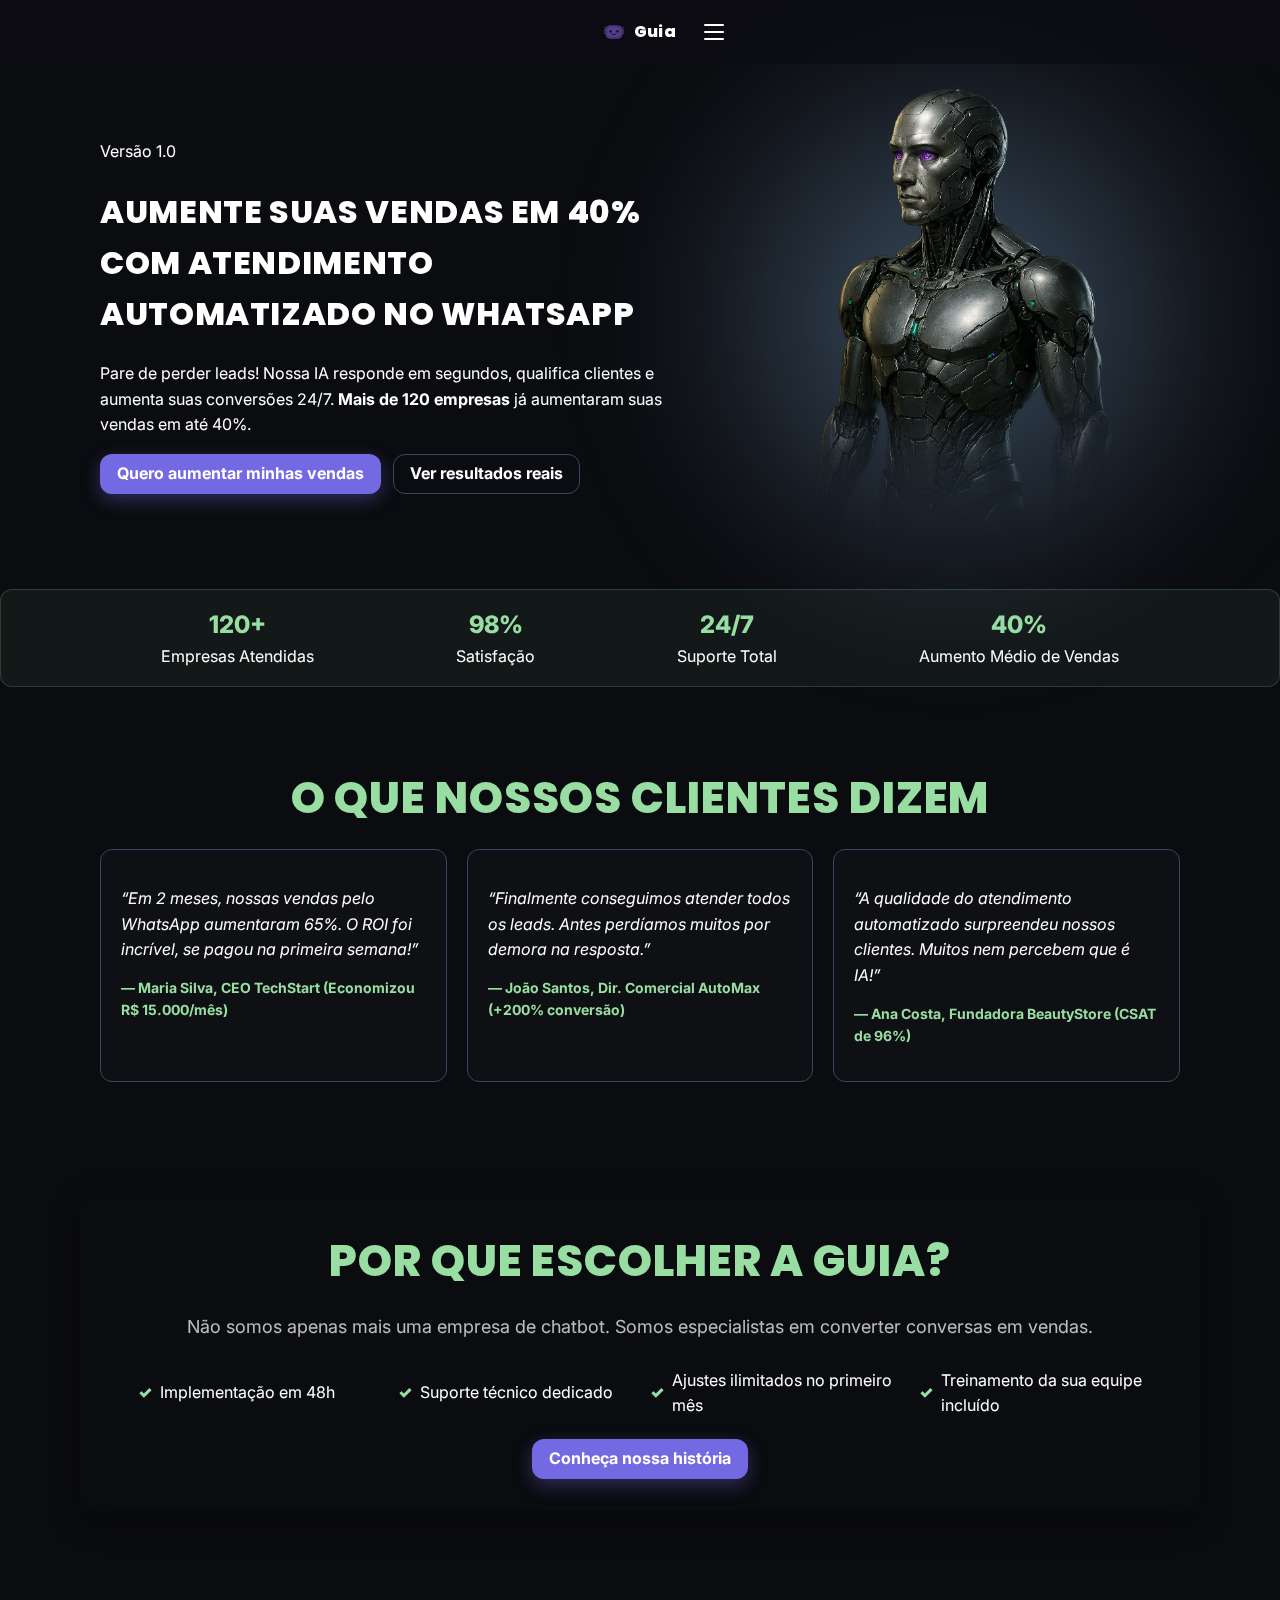
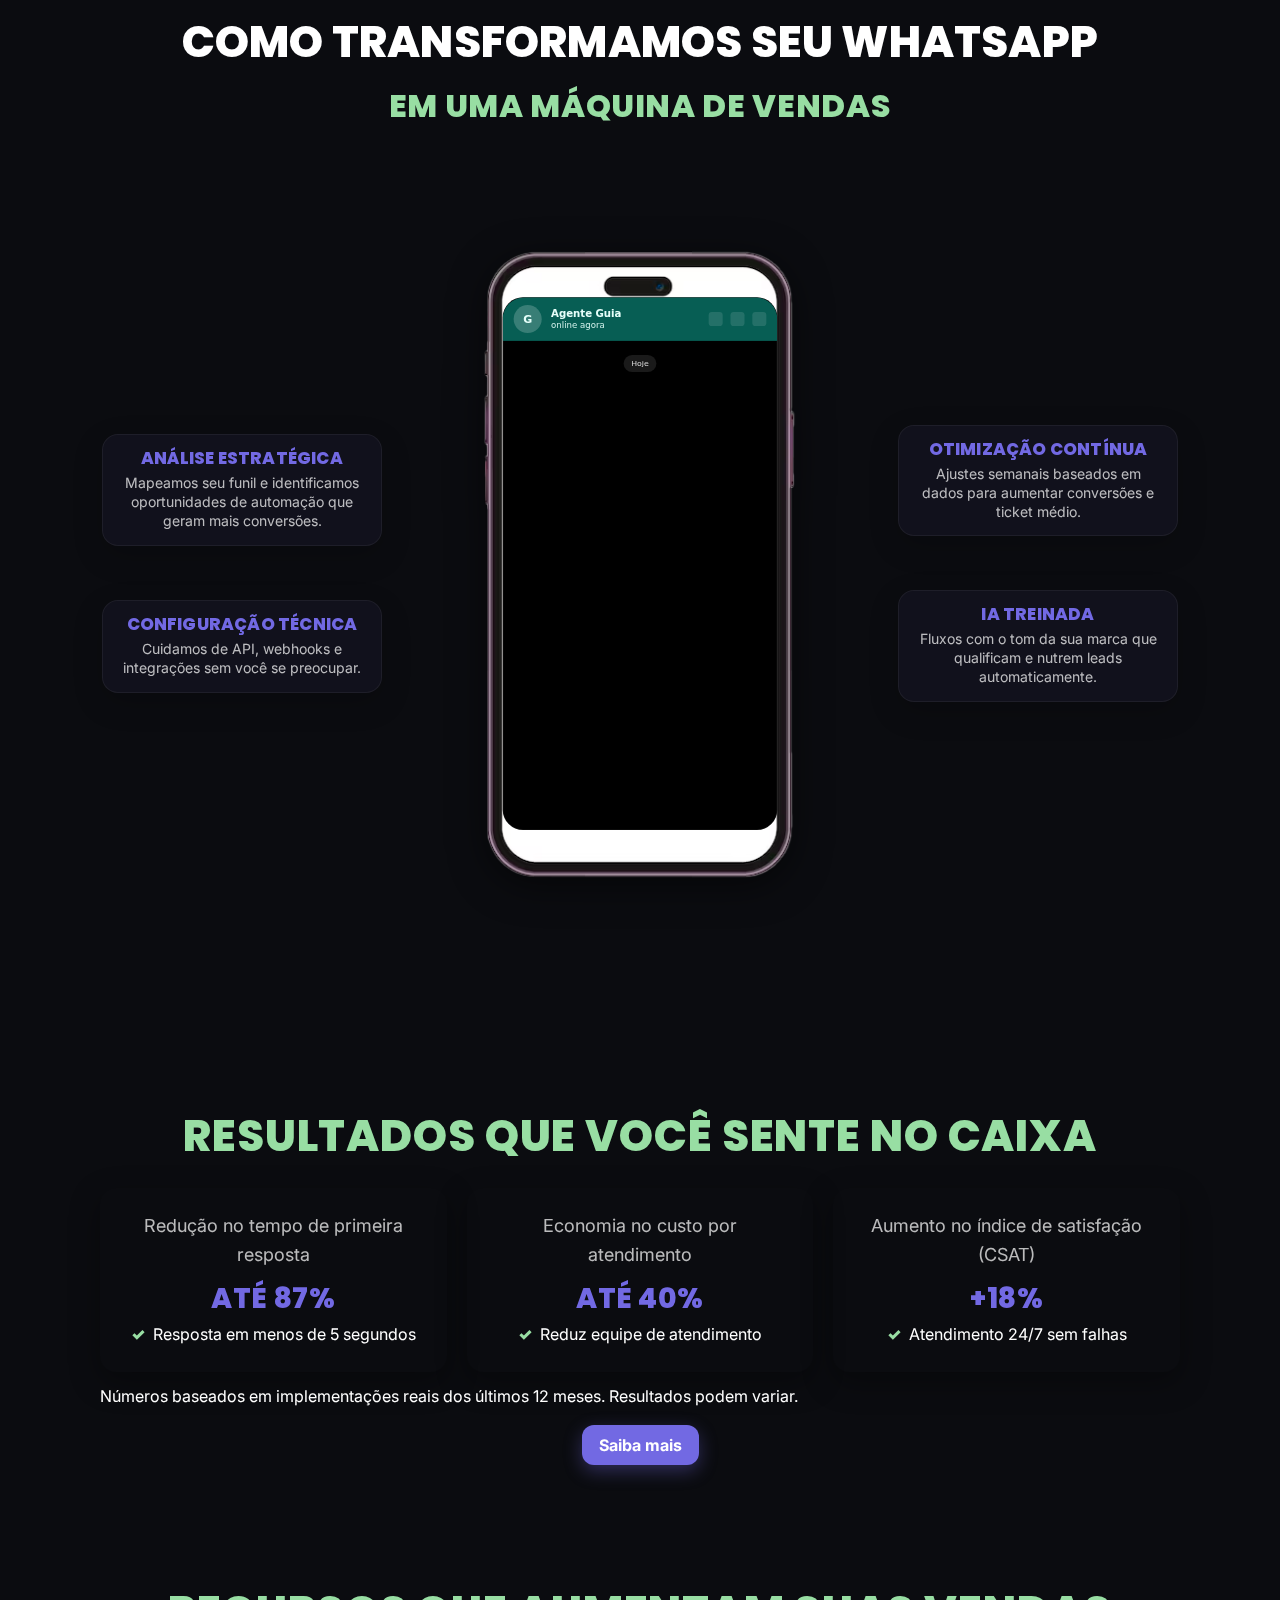
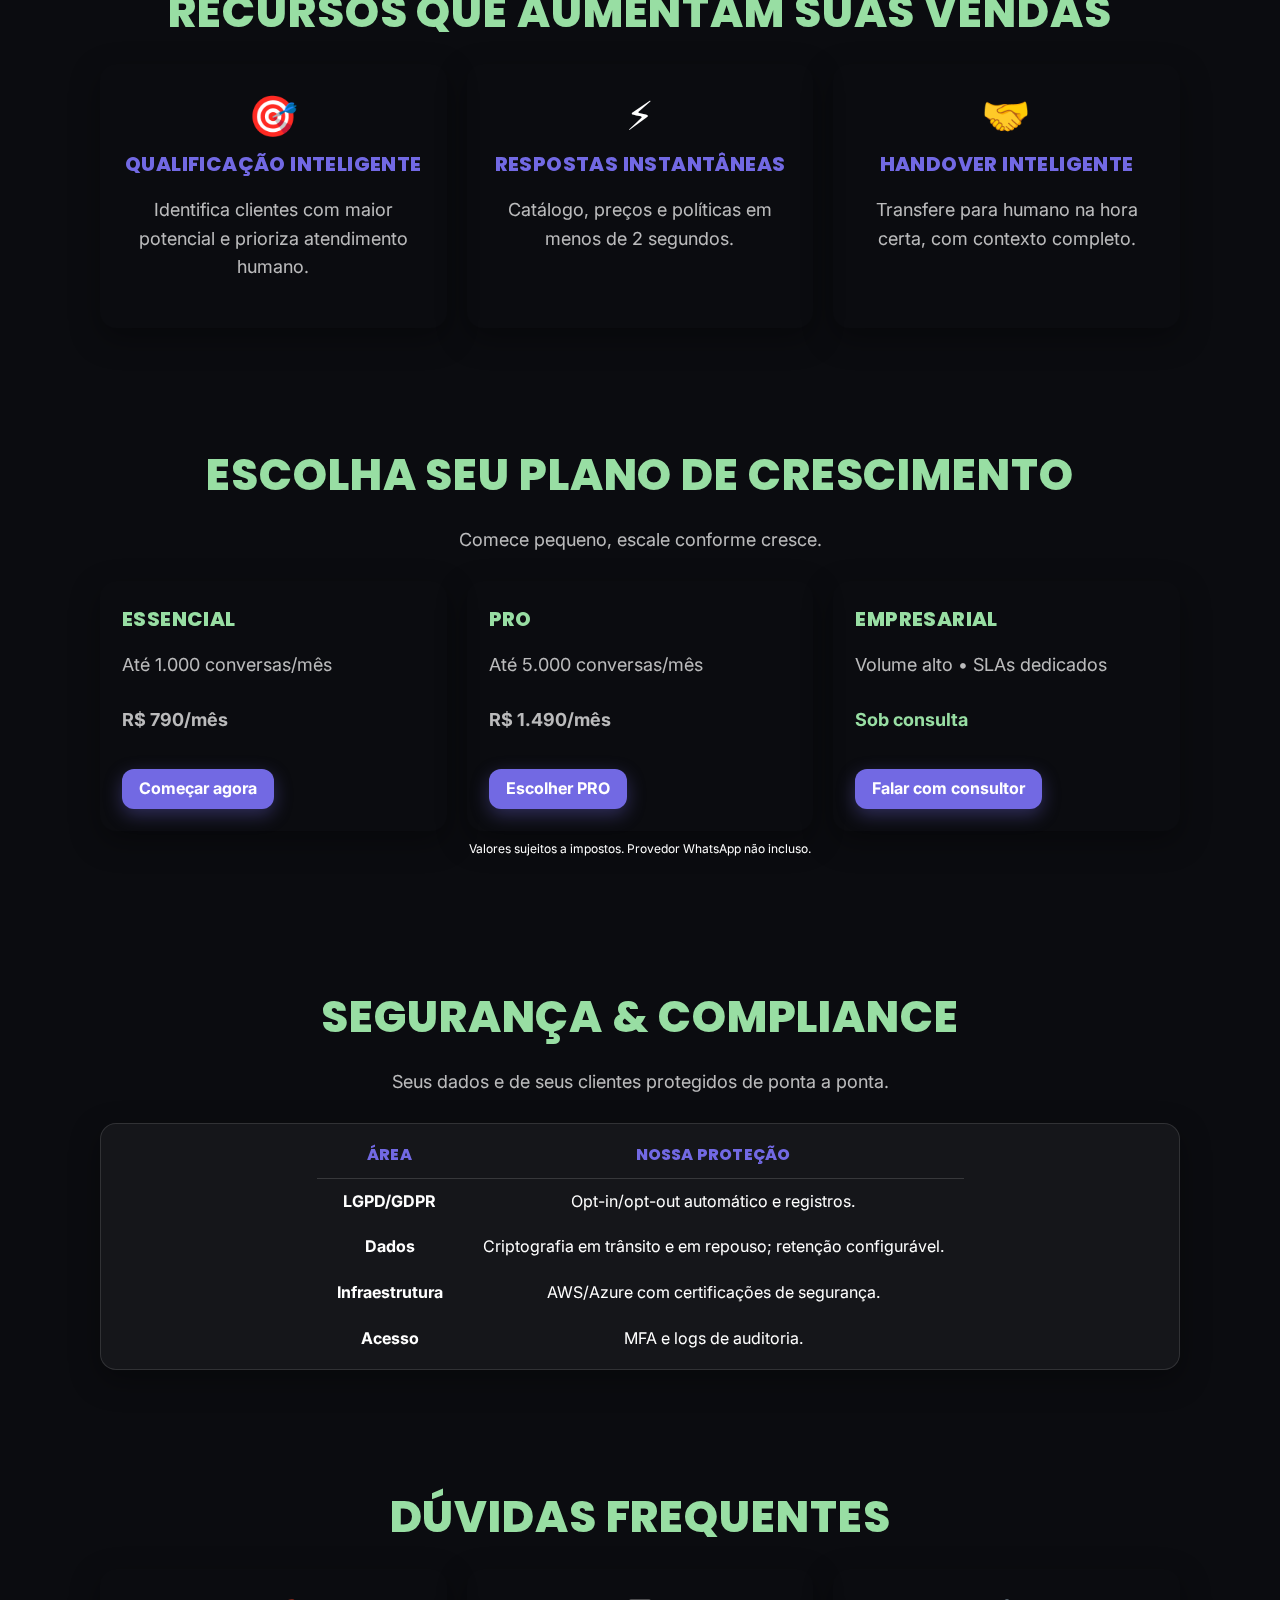
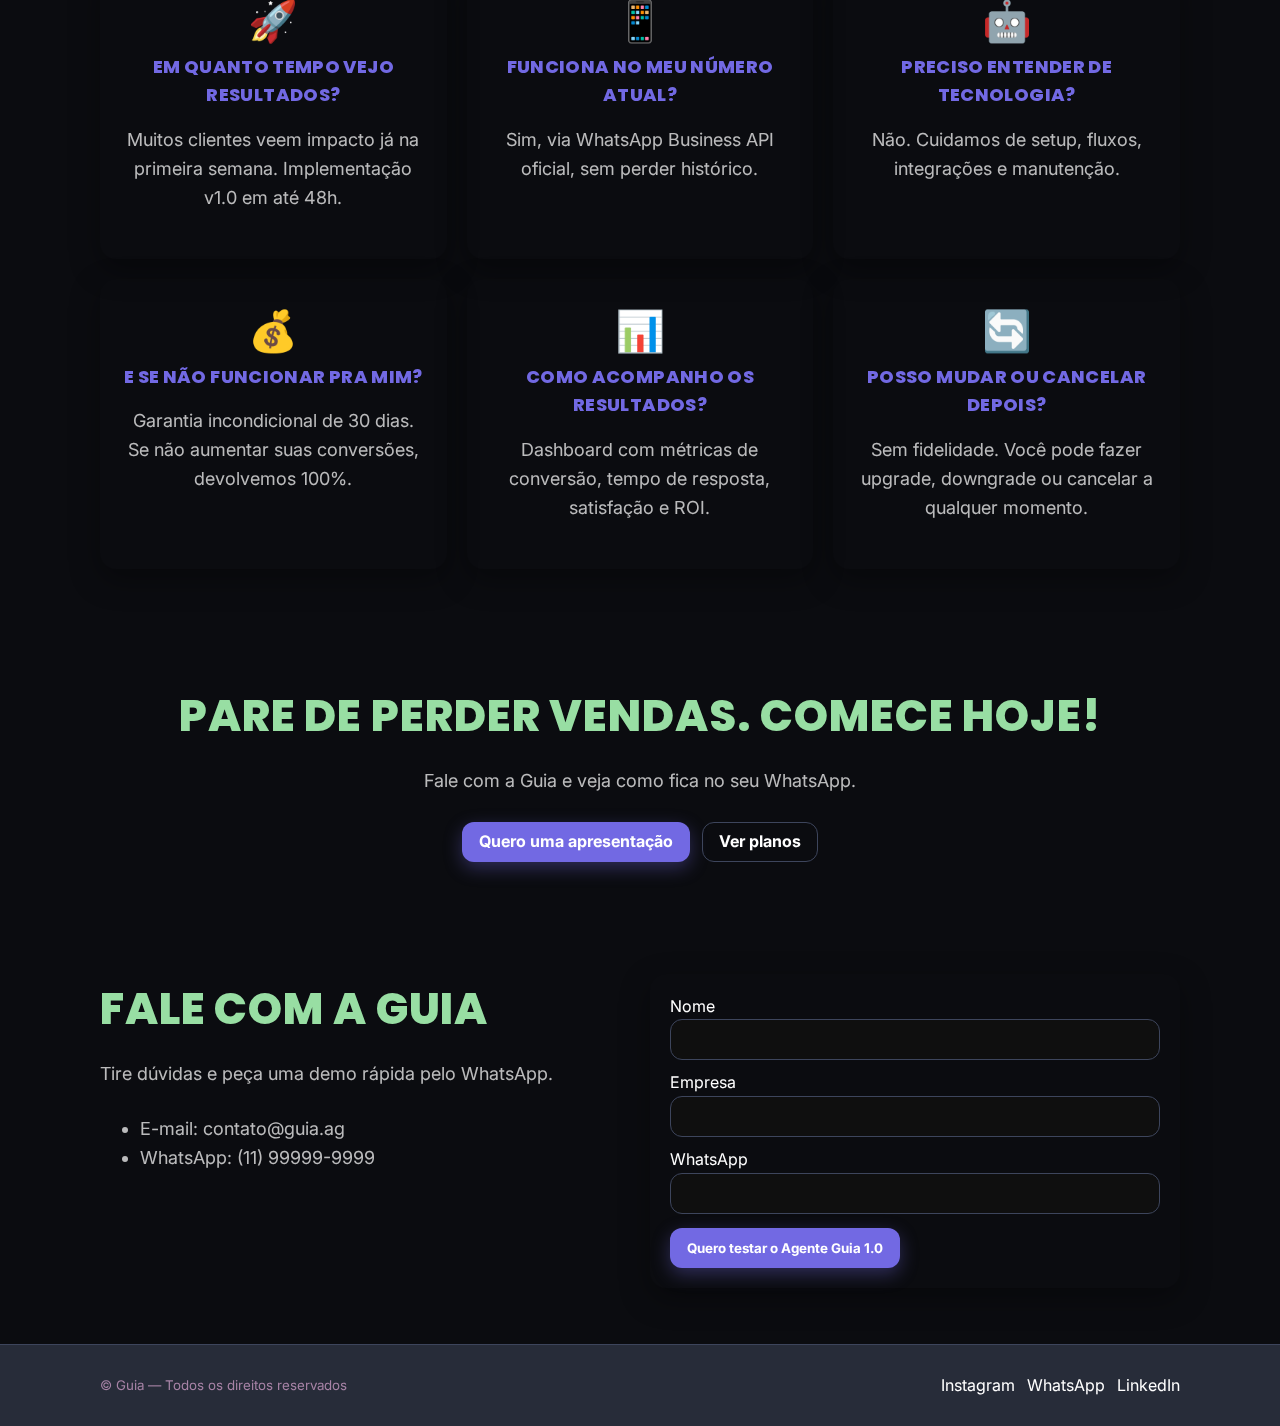
<file: index.html>
<!DOCTYPE html>
<html lang="pt-BR">
<head>
  <meta charset="utf-8" />
  <meta name="viewport" content="width=device-width, initial-scale=1" />
  <meta http-equiv="X-UA-Compatible" content="IE=edge" />
  <title>Agente Guia 1.0 — Atendimento automatizado no WhatsApp</title>
  <meta name="theme-color" content="#0b0c10" />

  <!-- Fonts: Poppins (títulos) + Inter (texto) -->
  <link rel="preconnect" href="https://fonts.googleapis.com">
  <link rel="preconnect" href="https://fonts.gstatic.com" crossorigin>
  <link href="https://fonts.googleapis.com/css2?family=Inter:wght@400&family=Poppins:wght@800&display=swap" rel="stylesheet">

  <!-- CSS global -->
  <link rel="stylesheet" href="style.css">

  <!-- Ajustes locais (compatíveis com style.css novo) -->
  <style>
    /* Tipografia base (força Inter no corpo e Poppins nos títulos) */
    body { font-family: var(--font-body, "Inter"), system-ui, -apple-system, Segoe UI, Roboto, Arial, sans-serif; }
    h1, h2, h3, .h1, .headline { 
      font-family: var(--font-heading, "Poppins"), system-ui, -apple-system, Segoe UI, Roboto, Arial, sans-serif; 
      font-weight: 800; 
      letter-spacing:.02em; 
      text-transform: uppercase;
    }

    /* Utilitários */
    .text-center { text-align:center; }
    .accent { color: var(--accent, #98DEA3); }

    /* ===== Hover global para textos/links clicáveis (base branca → roxo) ===== */
    a, .text-link {
      color: var(--text, #fff);
      text-decoration: none;
      transition: color 0.3s ease;
    }
    a:hover, .text-link:hover { color: var(--primary, #7269E3); }
    a:active, .text-link:active { color: var(--primary-strong, #625bd6); }
    a:focus-visible, .text-link:focus-visible {
      outline: 2px solid var(--primary, #7269E3);
      outline-offset: 2px;
      border-radius: 4px;
    }

    /* Barra de prova social e depoimentos */
    .social-proof-bar {
      background: rgba(152, 222, 163, 0.06); /* mint suave */
      border: 1px solid rgba(152, 222, 163, 0.2);
      border-radius: 12px;
      padding: 16px;
      margin: 20px 0;
      text-align: center;
    }
    .kpi { font-size: 24px; font-weight: 800; color: var(--accent, #98DEA3); }
    .testimonial-card {
      background: rgba(255,255,255,0.02);
      border: 1px solid var(--border);
      border-radius: 12px;
      padding: 20px;
    }
    .testimonial-card .quote { font-style: italic; margin-bottom: 10px; }
    .testimonial-card .author { color: var(--accent, #98DEA3); font-weight:700; font-size:14px; }
    .value-prop { display:flex; align-items:center; gap:8px; }
    .value-prop::before { content:'✓'; color: var(--accent, #98DEA3); font-weight:900; }

    /* Hero media wrapper (parallax) */
    .hero-media-wrap img { will-change: transform; transition: transform .12s linear; }
  </style>
</head>

<body>
  <a href="#conteudo" class="btn secondary" style="position:absolute; left:-999px; top:-999px">Pular para o conteúdo</a>

  <!-- Header compartilhado -->
  <div id="site-header"></div>
  <script src="header.js" defer></script>

  <main id="conteudo">
    <!-- HERO -->
    <section class="hero" id="home">
      <div class="container" style="display:grid; gap:24px; grid-template-columns:1.15fr 0.85fr; align-items:center">
        <div>
          <span class="tag">Versão 1.0</span>
          <h1 class="h1">AUMENTE SUAS VENDAS EM 40% COM ATENDIMENTO AUTOMATIZADO NO WHATSAPP</h1>
          <p class="lead">Pare de perder leads! Nossa IA responde em segundos, qualifica clientes e aumenta suas conversões 24/7. <b>Mais de 120 empresas</b> já aumentaram suas vendas em até 40%.</p>
          <div style="display:flex; gap:12px; flex-wrap:wrap">
            <a class="btn primary" href="#planos">Quero aumentar minhas vendas</a>
            <a class="btn secondary" href="#resultados">Ver resultados reais</a>
          </div>
        </div>

        <!-- Parallax por JS -->
        <div class="hero-media-wrap">
          <img id="roboHero" src="robo_hero.png" alt="Robô Agente Guia — imagem de capa" style="max-width: 75%; height: auto; display: block;" loading="eager" />
        </div>
      </div>
    </section>

    <!-- PROVA SOCIAL (KPIs) -->
    <section class="social-proof-bar" aria-label="Indicadores de prova social">
      <div class="container" style="display:flex; justify-content:space-around; gap:20px; flex-wrap:wrap;">
        <div><div class="kpi">120+</div><div class="caption">Empresas Atendidas</div></div>
        <div><div class="kpi">98%</div><div class="caption">Satisfação</div></div>
        <div><div class="kpi">24/7</div><div class="caption">Suporte Total</div></div>
        <div><div class="kpi">40%</div><div class="caption">Aumento Médio de Vendas</div></div>
      </div>
    </section>

    <!-- DEPOIMENTOS -->
    <section class="section" id="depoimentos" aria-labelledby="titulo-depoimentos">
      <div class="container">
        <h2 class="headline text-center" id="titulo-depoimentos">O QUE NOSSOS CLIENTES DIZEM</h2>
        <div style="display:grid; gap:20px; grid-template-columns:repeat(auto-fit,minmax(280px,1fr)); margin-top:16px;">
          <article class="testimonial-card">
            <p class="quote">“Em 2 meses, nossas vendas pelo WhatsApp aumentaram 65%. O ROI foi incrível, se pagou na primeira semana!”</p>
            <p class="author">— Maria Silva, CEO TechStart (Economizou R$ 15.000/mês)</p>
          </article>
          <article class="testimonial-card">
            <p class="quote">“Finalmente conseguimos atender todos os leads. Antes perdíamos muitos por demora na resposta.”</p>
            <p class="author">— João Santos, Dir. Comercial AutoMax (+200% conversão)</p>
          </article>
          <article class="testimonial-card">
            <p class="quote">“A qualidade do atendimento automatizado surpreendeu nossos clientes. Muitos nem percebem que é IA!”</p>
            <p class="author">— Ana Costa, Fundadora BeautyStore (CSAT de 96%)</p>
          </article>
        </div>
      </div>
    </section>

    <!-- SOBRE A AGÊNCIA (RESUMO + CTA) -->
    <section class="section" id="sobre-agencia" aria-labelledby="titulo-sobre">
      <div class="container card" style="padding:32px;">
        <h2 class="headline text-center" id="titulo-sobre">POR QUE ESCOLHER A GUIA?</h2>
        <p class="subhead text-center">Não somos apenas mais uma empresa de chatbot. Somos especialistas em converter conversas em vendas.</p>

        <div style="display:grid; grid-template-columns:repeat(auto-fit, minmax(200px, 1fr)); gap:20px; margin:20px 0;">
          <div class="value-prop" style="justify-content:center;">Implementação em 48h</div>
          <div class="value-prop" style="justify-content:center;">Suporte técnico dedicado</div>
          <div class="value-prop" style="justify-content:center;">Ajustes ilimitados no primeiro mês</div>
          <div class="value-prop" style="justify-content:center;">Treinamento da sua equipe incluído</div>
        </div>

        <div class="text-center">
          <a class="btn primary" href="pagina_empresa.html">Conheça nossa história</a>
        </div>
      </div>
    </section>

<!-- COMO FUNCIONA — textos posicionados como na imagem (duas colunas laterais centralizadas) -->
<section class="section how-it-works" id="como-funciona" aria-labelledby="titulo-como">
  <style>
    /* ===== Variáveis locais ===== */
    .how-it-works{
      --col-gap: 56px;        /* distância lateral entre textos e celular */
      --stack-gap: 54px;      /* distância vertical entre os dois textos de cada lado */
      --card-max: 280px;      /* largura máxima dos cards (desktop) */
      --phone-scale: .78;     /* escala do mockup no desktop */
      background: var(--bg);
      color: var(--text);
      padding: 40px 16px 64px;
      font-family: var(--font-body), sans-serif;
    }
    .how-it-works .container{ max-width:1120px; margin:0 auto; }

    /* ===== Títulos ===== */
    .how-it-works .title{
      text-align:center;
      margin: 0 0 14px;
    }
    .how-it-works .title h2{
      font-family: var(--font-heading);
      font-weight: 800;
      text-transform: uppercase;
      letter-spacing:.2px;
      margin:0;
      font-size: clamp(26px, 3.6vw, 44px);
    }
    .how-it-works .title h3{
      font-family: var(--font-heading);
      font-weight: 800;
      text-transform: uppercase;
      margin:.2rem 0 0;
      font-size: clamp(20px, 2.8vw, 32px);
      color: var(--mint);
    }

    /* ===== Layout principal ===== */
    .how-it-works .grid{
      display:grid;
      grid-template-columns: 1fr minmax(260px, 400px) 1fr; /* esquerda | celular | direita */
      grid-template-areas: "left phone right";
      align-items: center;
      column-gap: var(--col-gap);
      row-gap: 0;
      margin-top: 10px;
    }

    /* ===== Colunas laterais (pilhas centralizadas) ===== */
    .how-it-works .col{
      display:flex;
      flex-direction:column;
      align-items:center;
      justify-content:center;   /* centraliza a pilha verticalmente no eixo do celular */
      gap: var(--stack-gap);
    }
    .how-it-works .col.left{ grid-area:left; }
    .how-it-works .col.right{ grid-area:right; }

    /* ===== Card ===== */
    .how-it-works .card{
      background: rgba(114,105,227,.06);  /* leve realce como na referência */
      border-radius: 16px;
      padding: 14px 16px;
      max-width: var(--card-max);
      text-align: center;
      box-shadow: 0 10px 30px rgba(0,0,0,.18);
      border: 1px solid rgba(255,255,255,.06);
    }
    .how-it-works .card .headline{
      font-family: var(--font-heading);
      font-weight: 800;
      text-transform: uppercase;
      color: var(--purple);
      margin: 0 0 6px;
      letter-spacing: .2px;
      line-height: 1.12;
      font-size: 17px;
    }
    .how-it-works .card .subhead{
      margin: 0;
      color: var(--muted);
      font-size: 14px;
      line-height: 1.35;
      font-family: var(--font-body);
    }

    /* ===== Celular ===== */
    .how-it-works .phone{
      grid-area: phone;
      display:flex;
      justify-content:center;
      align-items:center;
    }
    .how-it-works .phone .phone-scale-wrapper{
      transform: scale(var(--phone-scale));
      transform-origin: center;
    }
    .how-it-works .phone-frame{
      position:relative;
      width: clamp(240px, 34vw, 400px);
      filter: drop-shadow(0 10px 24px rgba(0,0,0,.55));
    }
    .how-it-works .phone-frame img{
      width:100%; height:auto; display:block; user-select:none; pointer-events:none;
    }
    .how-it-works .phone-screen{
      --inset-top:   7.5%;
      --inset-right: 6%;
      --inset-bottom:7.6%;
      --inset-left:  6%;
      position:absolute;
      top:var(--inset-top); right:var(--inset-right);
      bottom:var(--inset-bottom); left:var(--inset-left);
      border-radius:26px; overflow:hidden; background:#000;
      box-shadow: inset 0 0 0 1px rgba(255,255,255,.06);
    }
    .how-it-works .phone-screen iframe{
      position:absolute; inset:0; width:100%; height:100%; border:0; display:block;
    }

    /* ===== Responsivo ===== */
    @media (max-width: 980px){
      .how-it-works{
        --phone-scale: 1;
        --card-max: 560px;
        --col-gap: 20px;
        --stack-gap: 14px;
      }
      .how-it-works .grid{
        grid-template-columns: 1fr;
        grid-template-areas:
          "title"
          "phone"
          "left"
          "right";
        row-gap: 14px;
      }
      .how-it-works .col{ align-items:center; }
      .how-it-works .card{ background:transparent; box-shadow:none; border:0; }
    }
  </style>

  <div class="container">
    <div class="title">
      <h2 id="titulo-como">COMO TRANSFORMAMOS SEU WHATSAPP</h2>
      <h3>EM UMA MÁQUINA DE VENDAS</h3>
    </div>

    <div class="grid">
      <!-- Coluna esquerda -->
      <div class="col left">
        <article class="card">
          <h3 class="headline">ANÁLISE ESTRATÉGICA</h3>
          <p class="subhead">Mapeamos seu funil e identificamos oportunidades de automação que geram mais conversões.</p>
        </article>

        <article class="card">
          <h3 class="headline">CONFIGURAÇÃO TÉCNICA</h3>
          <p class="subhead">Cuidamos de API, webhooks e integrações sem você se preocupar.</p>
        </article>
      </div>

      <!-- Celular -->
      <figure class="phone" aria-hidden="false">
        <div class="phone-scale-wrapper">
          <div class="phone-frame">
            <img src="iphone_placeholder.png" alt="Mockup do iPhone exibindo o Agente Guia">
            <div class="phone-screen" aria-label="Simulação WhatsApp">
              <iframe
                src="whats_app_chat_sim.html"
                title="Simulação de conversa WhatsApp — Agente Guia"
                loading="lazy"
                referrerpolicy="no-referrer"></iframe>
            </div>
          </div>
        </div>
      </figure>

      <!-- Coluna direita -->
      <div class="col right">
        <article class="card">
          <h3 class="headline">OTIMIZAÇÃO CONTÍNUA</h3>
          <p class="subhead">Ajustes semanais baseados em dados para aumentar conversões e ticket médio.</p>
        </article>

        <article class="card">
          <h3 class="headline">IA TREINADA</h3>
          <p class="subhead">Fluxos com o tom da sua marca que qualificam e nutrem leads automaticamente.</p>
        </article>
      </div>
    </div>
  </div>
</section>

<!-- RESULTADOS -->
<section class="section" id="resultados" aria-labelledby="titulo-resultados">
  <div class="container">

    <h2 class="headline text-center" id="titulo-resultados">
      RESULTADOS QUE VOCÊ SENTE NO CAIXA
    </h2>

    <div style="display:grid; gap:20px; grid-template-columns:repeat(auto-fit,minmax(280px,1fr)); margin-top:12px;">
      
      <article class="card" style="padding:24px; display:flex; flex-direction:column; align-items:center; text-align:center;">
        <p class="subhead" style="margin:0 0 8px;">Redução no tempo de primeira resposta</p>
        <p class="headline" style="font-size:28px; margin:0; color:var(--purple)">ATÉ 87%</p>
        <div class="value-prop">Resposta em menos de 5 segundos</div>
      </article>

      <article class="card" style="padding:24px; display:flex; flex-direction:column; align-items:center; text-align:center;">
        <p class="subhead" style="margin:0 0 8px;">Economia no custo por atendimento</p>
        <p class="headline" style="font-size:28px; margin:0; color:var(--purple)">ATÉ 40%</p>
        <div class="value-prop">Reduz equipe de atendimento</div>
      </article>

      <article class="card" style="padding:24px; display:flex; flex-direction:column; align-items:center; text-align:center;">
        <p class="subhead" style="margin:0 0 8px;">Aumento no índice de satisfação (CSAT)</p>
        <p class="headline" style="font-size:28px; margin:0; color:var(--purple)">+18%</p>
        <div class="value-prop">Atendimento 24/7 sem falhas</div>
      </article>

    </div>

    <p class="caption" style="margin-top:12px;">
      Números baseados em implementações reais dos últimos 12 meses. Resultados podem variar.
    </p>

    <div class="text-center" style="margin-top:8px;">
      <a class="btn primary" href="relatorio_agentes_ia.html">Saiba mais</a>
    </div>

  </div>
</section>

<!-- RECURSOS (v1.1) -->
<section class="section" id="recursos" aria-labelledby="titulo-recursos">
  <div class="container">
    <h2 class="headline text-center" id="titulo-recursos">RECURSOS QUE AUMENTAM SUAS VENDAS</h2>

    <div style="display:grid; gap:20px; grid-template-columns:repeat(auto-fit,minmax(260px,1fr)); margin-top:12px; text-align:center;">
      
      <div class="card" style="padding:20px">
        <h3 class="headline" style="font-size:20px; color:var(--primary);">
          <div class="icone" style="font-size: 40px;">🎯</div>
          <span class="accent" style="color:var(--purple)">QUALIFICAÇÃO INTELIGENTE</span>
        </h3>
        <p class="subhead">Identifica clientes com maior potencial e prioriza atendimento humano.</p>
      </div>

      <div class="card" style="padding:20px">
        <h3 class="headline" style="font-size:20px; color:var(--primary);">
          <div class="icone" style="font-size: 40px;">⚡</div>
          <span class="accent" style="color:var(--purple)">RESPOSTAS INSTANTÂNEAS</span>
        </h3>
        <p class="subhead">Catálogo, preços e políticas em menos de 2 segundos.</p>
      </div>

      <div class="card" style="padding:20px">
        <h3 class="headline" style="font-size:20px; color:var(--primary);">
          <div class="icone" style="font-size: 40px;">🤝</div>
          <span class="accent" style="color:var(--purple)">HANDOVER INTELIGENTE</span>
        </h3>
        <p class="subhead">Transfere para humano na hora certa, com contexto completo.</p>
      </div>

    </div>
  </div>
</section>

    <!-- PLANOS -->
    <section class="section" id="planos" aria-labelledby="titulo-planos">
      <div class="container">
        <h2 class="headline text-center" id="titulo-planos">ESCOLHA SEU PLANO DE CRESCIMENTO</h2>
        <p class="subhead text-center">Comece pequeno, escale conforme cresce.</p>

        <div style="display:grid; gap:20px; grid-template-columns:repeat(auto-fit,minmax(260px,1fr)); margin-top:16px;">
          <div class="card" style="padding:22px">
            <h3 class="headline" style="font-size:20px">ESSENCIAL</h3>
            <p class="subhead">Até 1.000 conversas/mês</p>
            <p class="subhead" style="font-weight:700">R$ 790/mês</p>
            <a class="btn primary" href="#contato" style="margin-top:8px">Começar agora</a>
          </div>
          <div class="card" style="padding:22px; border:2px solid var(--accent)">
            <h3 class="headline" style="font-size:20px">PRO</h3>
            <p class="subhead">Até 5.000 conversas/mês</p>
            <p class="subhead" style="font-weight:700">R$ 1.490/mês</p>
            <a class="btn primary" href="#contato" style="margin-top:8px">Escolher PRO</a>
          </div>
          <div class="card" style="padding:22px">
            <h3 class="headline" style="font-size:20px">EMPRESARIAL</h3>
            <p class="subhead">Volume alto • SLAs dedicados</p>
            <p class="subhead" style="font-weight:700"><span class="accent">Sob consulta</span></p>
            <a class="btn primary" href="#contato" style="margin-top:8px">Falar com consultor</a>
          </div>
        </div>
        <p class="caption text-center" style="margin-top:8px; font-size:12px;">Valores sujeitos a impostos. Provedor WhatsApp não inclusο.</p>
      </div>
    </section>

<!-- SEGURANÇA / LGPD (centralização visual simétrica) -->
<section class="section" id="seguranca" aria-labelledby="titulo-seguranca">
  <style>
  /* Padding lateral menor só nesta seção */
  #seguranca .container{
    padding-inline:12px;
  }

  /* Caixa da tabela */
  #seguranca .sec-box{
    margin:12px auto 0;
    background:rgba(255,255,255,.045);
    border:1px solid rgba(255,255,255,.12);
    border-radius:16px;
    box-shadow:var(--shadow);
    padding:8px;
    width:100%;
    max-width:1080px;
  }

  /* Tabela centralizada visualmente */
  #seguranca .table{
    border-collapse:collapse;
    width:auto;                          /* largura baseada no conteúdo */
    margin:0 auto;                       /* centraliza a tabela na caixa */
  }
  #seguranca .table th,
  #seguranca .table td{
    text-align:center;
    padding:10px 20px;                   /* espaçamento igual em ambas as colunas */
    vertical-align:middle;
  }

  /* Cabeçalho */
  #seguranca .table thead th{
    color:var(--purple);
    font-family:var(--font-heading);
    font-weight:800;
    text-transform:uppercase;
    letter-spacing:.2px;
    border-bottom:1px solid rgba(255,255,255,.08);
    white-space:nowrap;
  }

  /* Primeira coluna em negrito */
  #seguranca .table td:first-child{
    font-weight:700;
    white-space:nowrap;
  }

  /* Mobile */
  @media (max-width: 640px){
    #seguranca .container{ padding-inline:10px; }
    #seguranca .sec-box{ padding:8px; max-width:100%; }
    #seguranca .table{ width:100%; }      /* no mobile ocupa a largura toda */
    #seguranca .table th,
    #seguranca .table td{ padding:8px 10px; }
  }
  </style>

  <div class="container">
    <h2 class="headline text-center" id="titulo-seguranca">SEGURANÇA & COMPLIANCE</h2>
    <p class="subhead text-center">Seus dados e de seus clientes protegidos de ponta a ponta.</p>

    <div class="sec-box">
      <table class="table" aria-label="Práticas de segurança e privacidade">
        <thead>
          <tr>
            <th scope="col">Área</th>
            <th scope="col">Nossa Proteção</th>
          </tr>
        </thead>
        <tbody>
          <tr><td>LGPD/GDPR</td><td>Opt-in/opt-out automático e registros.</td></tr>
          <tr><td>Dados</td><td>Criptografia em trânsito e em repouso; retenção configurável.</td></tr>
          <tr><td>Infraestrutura</td><td>AWS/Azure com certificações de segurança.</td></tr>
          <tr><td>Acesso</td><td>MFA e logs de auditoria.</td></tr>
        </tbody>
      </table>
    </div>
  </div>
</section>

<!-- FAQ -->
<section class="section" id="faq" aria-labelledby="titulo-faq">
  <div class="container">
    <h2 class="headline text-center" id="titulo-faq">DÚVIDAS FREQUENTES</h2>

    <!-- mantém a divisão em grid, só centraliza os textos dentro dos cards -->
    <div style="display:grid; gap:20px; grid-template-columns:repeat(auto-fit,minmax(280px,1fr)); margin-top:16px;">
      <div class="card" style="padding:20px; text-align:center">
        <div class="icone" style="font-size: 40px;">🚀</div>
        <h3 class="headline" style="font-size:18px; color:var(--purple)">Em quanto tempo vejo resultados?</span></h3>
        <p class="subhead">Muitos clientes veem impacto já na primeira semana. Implementação v1.0 em até 48h.</p>
      </div>
      <div class="card" style="padding:20px; text-align:center">
        <div class="icone" style="font-size: 40px;">📱</div>
        <h3 class="headline" style="font-size:18px; color:var(--purple)">Funciona no meu número atual?</span></h3>
        <p class="subhead">Sim, via WhatsApp Business API oficial, sem perder histórico.</p>
      </div>
      <div class="card" style="padding:20px; text-align:center">
        <div class="icone" style="font-size: 40px;">🤖</div>
        <h3 class="headline" style="font-size:18px; color:var(--purple)">Preciso entender de tecnologia?</span></h3>
        <p class="subhead">Não. Cuidamos de setup, fluxos, integrações e manutenção.</p>
      </div>
      <div class="card" style="padding:20px; text-align:center">
        <div class="icone" style="font-size: 40px;">💰</div>
        <h3 class="headline" style="font-size:18px; color:var(--purple)">E se não funcionar pra mim?</span></h3>
        <p class="subhead">Garantia incondicional de 30 dias. Se não aumentar suas conversões, devolvemos 100%.</p>
      </div>
      <div class="card" style="padding:20px; text-align:center">
        <div class="icone" style="font-size: 40px;">📊</div>
        <h3 class="headline" style="font-size:18px; color:var(--purple)">Como acompanho os resultados?</span></h3>
        <p class="subhead">Dashboard com métricas de conversão, tempo de resposta, satisfação e ROI.</p>
      </div>
      <div class="card" style="padding:20px; text-align:center">
        <div class="icone" style="font-size: 40px;">🔄 </div>
        <h3 class="headline" style="font-size:18px; color:var(--purple)">Posso mudar ou cancelar depois?</span></h3>
        <p class="subhead">Sem fidelidade. Você pode fazer upgrade, downgrade ou cancelar a qualquer momento.</p>
      </div>
    </div>
  </div>
</section>

    <!-- CTA FINAL -->
    <section class="section" id="cta" aria-labelledby="titulo-cta">
      <div class="container text-center">
        <h2 class="headline" id="titulo-cta">PARE DE PERDER VENDAS. COMECE HOJE!</h2>
        <p class="subhead">Fale com a Guia e veja como fica no seu WhatsApp.</p>
        <div class="actions" style="display:flex; gap:12px; justify-content:center; flex-wrap:wrap;">
          <a class="btn primary" href="#contato">Quero uma apresentação</a>
          <a class="btn secondary" href="#planos">Ver planos</a>
        </div>
      </div>
    </section>

    <!-- CONTATO -->
    <section class="section" id="contato" aria-labelledby="titulo-contato">
      <div class="container" style="display:grid; gap:20px; grid-template-columns:repeat(auto-fit,minmax(280px,1fr))">
        <div>
          <h2 class="headline" id="titulo-contato">FALE COM A GUIA</h2>
          <p class="subhead">Tire dúvidas e peça uma demo rápida pelo WhatsApp.</p>
          <ul class="subhead" style="margin-top:8px">
            <li>E-mail: contato@guia.ag</li>
            <li>WhatsApp: (11) 99999-9999</li>
          </ul>
        </div>
        <form class="card" aria-label="Formulário de contato" onsubmit="event.preventDefault(); alert('Enviado!');" style="padding:20px">
          <label>Nome<br><input class="input" style="width:100%; padding:12px 14px; border-radius:12px; border:1px solid var(--border); background:#0F0F0F; color:var(--text)" required></label>
          <div style="height:10px"></div>
          <label>Empresa<br><input class="input" style="width:100%; padding:12px 14px; border-radius:12px; border:1px solid var(--border); background:#0F0F0F; color:var(--text)" required></label>
          <div style="height:10px"></div>
          <label>WhatsApp<br><input class="input" type="tel" style="width:100%; padding:12px 14px; border-radius:12px; border:1px solid var(--border); background:#0F0F0F; color:var(--text)" required></label>
          <div style="height:14px"></div>
          <button class="btn primary" type="submit">Quero testar o Agente Guia 1.0</button>
        </form>
      </div>
    </section>
  </main>

  <!-- Footer compartilhado -->
  <div id="site-footer"></div>
  <script src="footer.js" defer></script>

  <!-- Script: Parallax do herói (corrigido) -->
  <script>
  (function(){
    const img = document.getElementById('roboHero');
    if(!img) return;
    let ticking = false;

    function update(){
      const rect = img.getBoundingClientRect();
      const vh = window.innerHeight || 800;
      const center = rect.top + rect.height / 2;
      const progress = (center - vh / 2) / vh;
      const move = -progress * 40; // pixels
      img.style.transform = `translateY(${move}px)`;
      ticking = false;
    }

    function onScroll(){
      if(!ticking){
        requestAnimationFrame(update);
        ticking = true;
      }
    }

    update();
    window.addEventListener('scroll', onScroll, { passive: true });
    window.addEventListener('resize', update);
  })();
  </script>
</body>
</html>
</file>
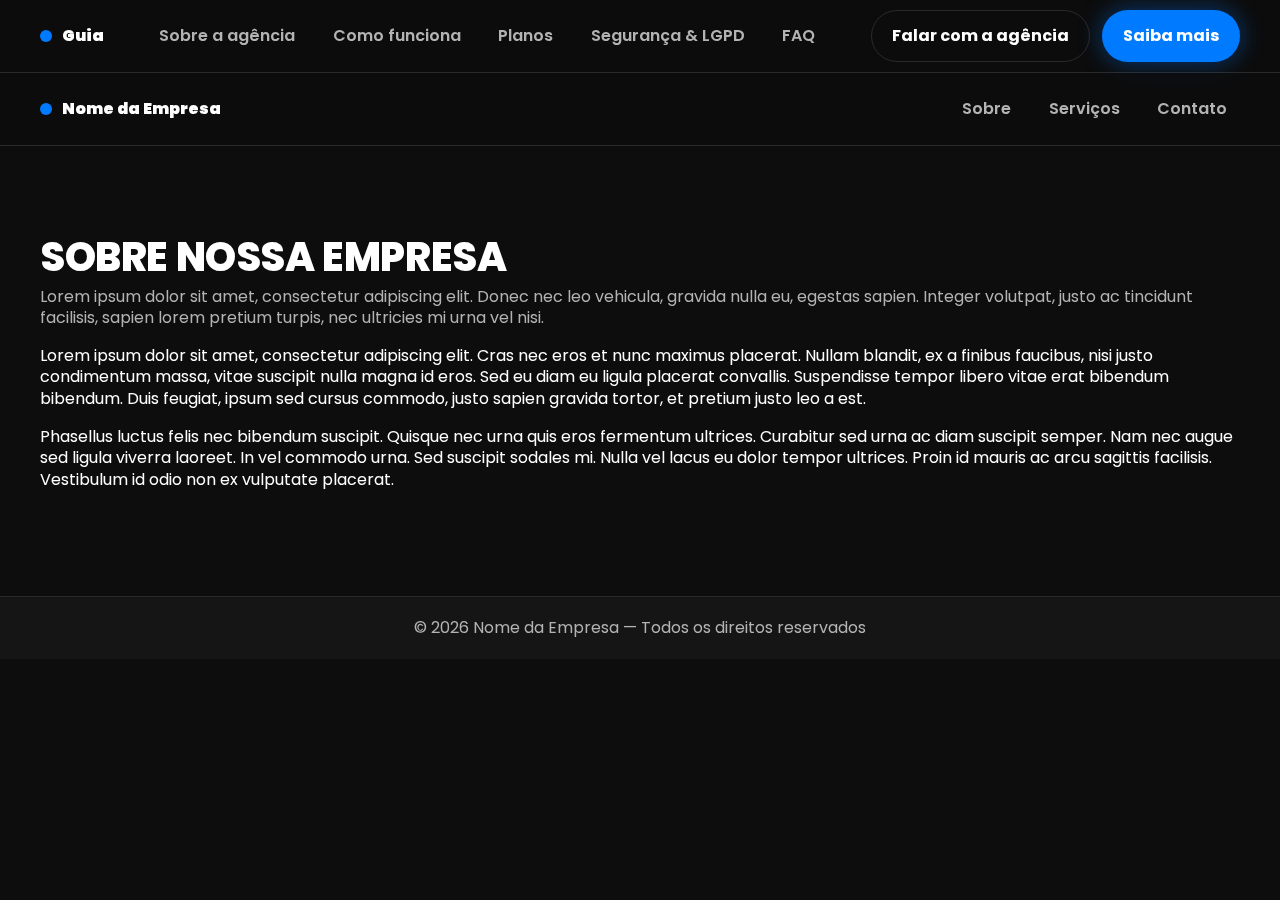
<file: pagina_empresa.html>
<!DOCTYPE html>
<html lang="pt-BR">
<head>
  <meta charset="utf-8" />
  <meta name="viewport" content="width=device-width, initial-scale=1" />
  <meta http-equiv="X-UA-Compatible" content="IE=edge" />
  <title>Agente Guia 1.0 — Atendimento automatizado no WhatsApp</title>
  <meta name="description" content="Agente Guia 1.0 automatiza o atendimento no WhatsApp: captação, qualificação e encaminhamento de leads com tom humanizado e operação simples." />
  <meta name="theme-color" content="#0D0D0D" />
  <link rel="preconnect" href="https://fonts.googleapis.com">
  <link rel="preconnect" href="https://fonts.gstatic.com" crossorigin>
  <link href="https://fonts.googleapis.com/css2?family=Poppins:wght@400;500;600;700;800&display=swap" rel="stylesheet">
  <style>
    :root{
      --bg:#0D0D0D; --surface:#151515; --text:#FFFFFF; --muted:#B3B3B3;
      --primary:#007BFF; --primary-hover:#0066D6; --secondary:#00E6E6;
      --border:#2A2A2A; --gradientPrimary: linear-gradient(135deg,#007BFF 0%,#00E6E6 100%);
      --ff-display: Poppins, ui-sans-serif, system-ui; --ff-body: Poppins, ui-sans-serif, system-ui;
      --fs-h1: clamp(32px,6vw,56px); --fs-h2: clamp(24px,4.5vw,40px); --fs-h3: clamp(20px,3.5vw,28px);
      --fs-body: 16px; --fs-small:14px; --lh-tight:1.05; --lh-normal:1.35;
      --radius-md:16px; --radius-lg:20px; --radius-pill:999px;
      --shadow-md:0 10px 30px rgba(0,0,0,.35); --shadow-glow:0 0 24px rgba(0,123,255,.45);
      --container:1200px; --gutter:24px;
    }
    *{box-sizing:border-box}
    html{scroll-behavior:smooth}
    body{margin:0; font:400 var(--fs-body)/var(--lh-normal) var(--ff-body); color:var(--text); background:var(--bg)}
    a{color:inherit; text-decoration:none}
    img{max-width:100%; height:auto; display:block}
    .container{width:min(100% - var(--gutter), var(--container)); margin-inline:auto}
    .section{padding: clamp(64px, 7vw, 96px) 0}
    .grid{display:grid; gap:var(--gutter)}
    .grid-2{grid-template-columns:repeat(2,minmax(0,1fr))}
    .grid-3{grid-template-columns:repeat(3,minmax(0,1fr))}
    .grid-4{grid-template-columns:repeat(4,minmax(0,1fr))}
    @media (max-width:1024px){.grid-4{grid-template-columns:repeat(2,1fr)}}
    @media (max-width:768px){.grid-2,.grid-3,.grid-4{grid-template-columns:1fr}}

    /* Tipografia e utilitários */
    .headline{text-transform:uppercase; font-family:var(--ff-display); font-size:var(--fs-h2); font-weight:800; letter-spacing:-0.01em; line-height:var(--lh-tight); margin:0}
    .subhead{color:var(--muted); font-size:var(--fs-body); margin:8px 0 0 0}
    .eyebrow{text-transform:uppercase; font-weight:700; color:var(--secondary); letter-spacing:.08em}
    .muted{color:var(--muted)}

    /* Componentes */
    .card{background:var(--surface); border:1px solid var(--border); border-radius:var(--radius-lg); box-shadow:var(--shadow-md); padding:var(--gutter)}
    .tag{display:inline-block; border:1px solid var(--border); border-radius:var(--radius-pill); padding:6px 10px; color:var(--muted)}
    .pill{display:inline-flex; align-items:center; gap:8px; padding:6px 12px; border-radius:var(--radius-pill); background:rgba(0,123,255,.12); color:var(--primary); font-weight:700}
    .btn{display:inline-flex; align-items:center; justify-content:center; gap:10px; border-radius:var(--radius-pill); padding:14px 20px; font-weight:700; border:1px solid transparent; transition:background .22s cubic-bezier(.22,.61,.36,1), transform .12s cubic-bezier(.22,.61,.36,1)}
    .btn.primary{background:var(--primary); color:var(--text); box-shadow:var(--shadow-glow)}
    .btn.primary:hover{background:var(--primary-hover); transform:translateY(-1px)}
    .btn.secondary{background:transparent; color:var(--text); border:1px solid var(--border)}
    .btn.secondary:hover{background:rgba(255,255,255,.06)}

    /* Header */
    header{position:sticky; top:0; z-index:40; backdrop-filter:saturate(180%) blur(8px); background:rgba(13,13,13,.65); border-bottom:1px solid var(--border)}
    .nav{display:flex; align-items:center; justify-content:space-between; gap:16px; height:72px}
    .brand{display:flex; align-items:center; gap:.6rem; font-weight:900}
    .brand .dot{width:12px; height:12px; border-radius:50%; background:var(--primary)}
    .menu{display:flex; gap:12px; align-items:center}
    .menu a{padding:.6rem .8rem; border-radius:10px; color:var(--muted); font-weight:600}
    .menu a:hover{color:var(--text)}

    /* Hero */
    .hero{position:relative; overflow:hidden; padding: clamp(72px, 8vw, 140px) 0}
    .hero::before{content:""; position:absolute; inset:-20% -10% auto -10%; height:80%; background:var(--gradientPrimary); filter:blur(28px); opacity:.22; pointer-events:none}
    .h1{font-size:var(--fs-h1); line-height:1.1; font-weight:800; letter-spacing:-0.01em; margin:0 0 12px; text-transform:uppercase}
    .lead{font-size:clamp(16px,1.4vw,20px); color:var(--muted); max-width:65ch}

    /* Tabela simples */
    .table{width:100%; border-collapse:separate; border-spacing:0; overflow:hidden; border-radius:var(--radius-lg); border:1px solid var(--border)}
    .table th,.table td{padding:14px 16px; border-bottom:1px solid var(--border); text-align:left}
    .table th{background:#111; font-weight:700}
    .table tr:last-child td{border-bottom:none}

    footer{padding:40px 0; border-top:1px solid var(--border); background:var(--surface); color:var(--muted)}
    .input{width:100%; padding:14px 16px; border-radius:var(--radius-md); border:1px solid var(--border); background:#0F0F0F; color:var(--text)}
    .input:focus{outline:2px solid var(--primary)}
  </style>
</head>
<body>
  <a href="#conteudo" class="pill" style="position:absolute; left:-999px; top:-999px">Pular para o conteúdo</a>

  <!-- HEADER -->
  <header aria-label="Cabeçalho da Guia (Agência)">
    <div class="container nav">
      <a href="/" class="brand" aria-label="Voltar para o site da Guia (Agência)">
        <span class="dot" aria-hidden="true"></span>
        <span>Guia</span>
      </a>
      <nav class="menu" aria-label="Navegação do produto">
        <a href="/sobre">Sobre a agência</a>
        <a href="#como-funciona">Como funciona</a>
        <a href="#planos">Planos</a>
        <a href="#seguranca">Segurança & LGPD</a>
        <a href="#faq">FAQ</a>
      </nav>
      <div style="display:flex; gap:12px; align-items:center">
        <a class="btn secondary" href="/contato">Falar com a agência</a>
        <a class="btn primary" href="#contato">Saiba mais</a>
      </div>
    </div>
  </header>

<header>
  <div class="container nav">
    <a href="/" class="brand"><span class="dot"></span><span>Nome da Empresa</span></a>
    <nav class="menu">
      <a href="/sobre">Sobre</a>
      <a href="#servicos">Serviços</a>
      <a href="#contato">Contato</a>
    </nav>
  </div>
</header>

<main>
  <section class="section">
    <div class="container">
      <h1 class="headline">Sobre Nossa Empresa</h1>
      <p class="subhead">Lorem ipsum dolor sit amet, consectetur adipiscing elit. Donec nec leo vehicula, gravida nulla eu, egestas sapien. Integer volutpat, justo ac tincidunt facilisis, sapien lorem pretium turpis, nec ultricies mi urna vel nisi.</p>
      <p>Lorem ipsum dolor sit amet, consectetur adipiscing elit. Cras nec eros et nunc maximus placerat. Nullam blandit, ex a finibus faucibus, nisi justo condimentum massa, vitae suscipit nulla magna id eros. Sed eu diam eu ligula placerat convallis. Suspendisse tempor libero vitae erat bibendum bibendum. Duis feugiat, ipsum sed cursus commodo, justo sapien gravida tortor, et pretium justo leo a est.</p>
      <p>Phasellus luctus felis nec bibendum suscipit. Quisque nec urna quis eros fermentum ultrices. Curabitur sed urna ac diam suscipit semper. Nam nec augue sed ligula viverra laoreet. In vel commodo urna. Sed suscipit sodales mi. Nulla vel lacus eu dolor tempor ultrices. Proin id mauris ac arcu sagittis facilisis. Vestibulum id odio non ex vulputate placerat.</p>
    </div>
  </section>
</main>

<footer style="text-align:center; padding:20px; background:var(--surface); color:var(--muted)">
  © <span id="ano"></span> Nome da Empresa — Todos os direitos reservados
</footer>

<script>
  document.getElementById('ano').textContent = new Date().getFullYear();
</script>

</body>
</html>
</file>
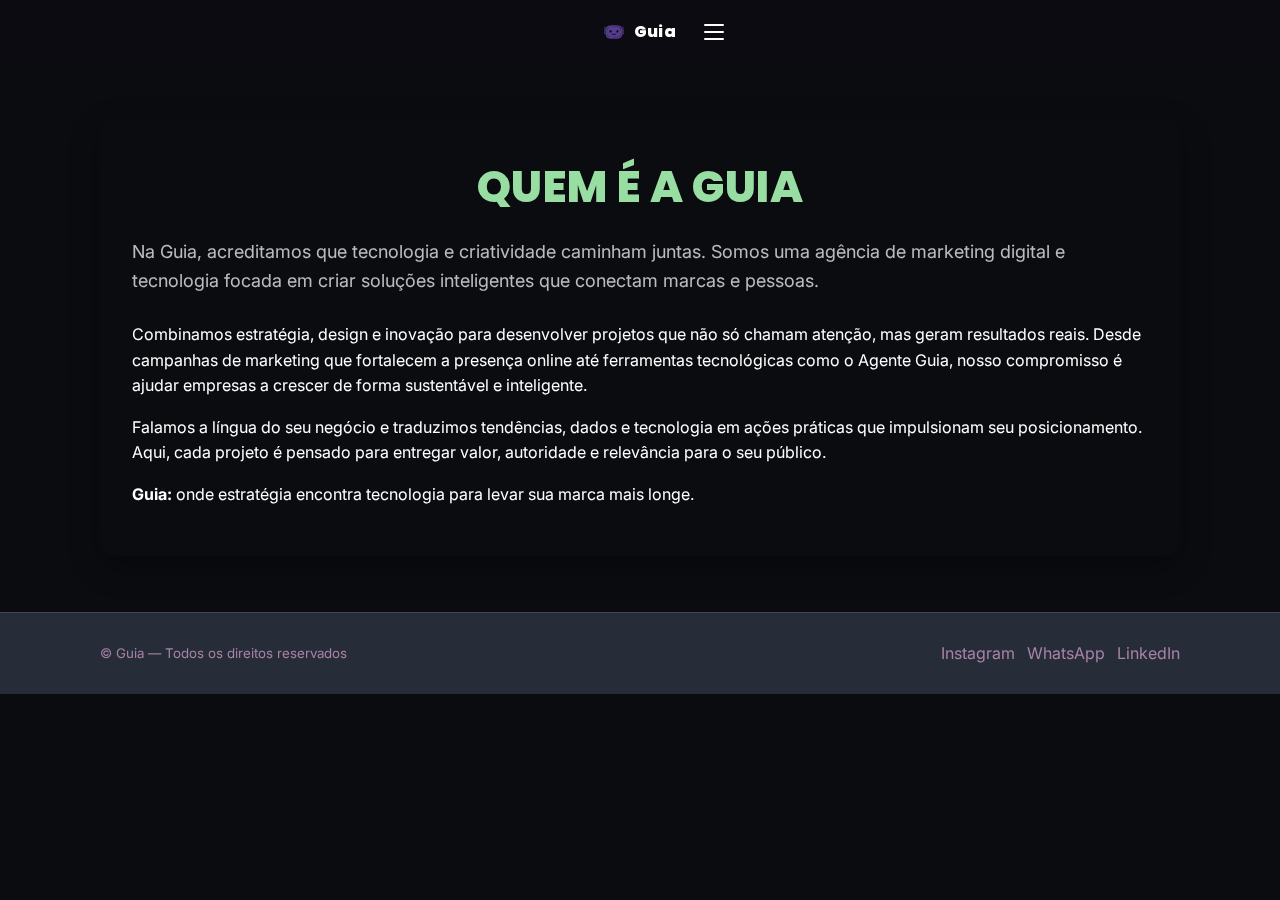
<file: quem_somos.html>
<!DOCTYPE html>
<html lang="pt-BR">
<head>
  <meta charset="utf-8" />
  <meta name="viewport" content="width=device-width, initial-scale=1" />
  <meta http-equiv="X-UA-Compatible" content="IE=edge" />
  <link rel="stylesheet" href="style.css" />
</head>
<body>

  <!-- HEADER PADRÃO -->
  <div id="site-header"></div>
  <script src="header.js"></script>

  <main>
    <section class="section">
      <div class="container">
        <div class="card" style="padding:32px">
          <h1 class="headline" style="color:var(--mint); text-align:center; margin:0 0 16px; font-family:var(--font-heading); font-weight:800; text-transform:uppercase; letter-spacing:.6px; font-size:clamp(28px, 4vw, 44px);"> Quem é a Guia </h1>
          <p class="subhead">
            Na Guia, acreditamos que tecnologia e criatividade caminham juntas. Somos uma agência de marketing digital e tecnologia focada em criar soluções inteligentes que conectam marcas e pessoas.
          </p>
          <p>
            Combinamos estratégia, design e inovação para desenvolver projetos que não só chamam atenção, mas geram resultados reais. Desde campanhas de marketing que fortalecem a presença online até ferramentas tecnológicas como o Agente Guia, nosso compromisso é ajudar empresas a crescer de forma sustentável e inteligente.
          </p>
          <p>
            Falamos a língua do seu negócio e traduzimos tendências, dados e tecnologia em ações práticas que impulsionam seu posicionamento. Aqui, cada projeto é pensado para entregar valor, autoridade e relevância para o seu público.
          </p>
          <p><strong>Guia:</strong> onde estratégia encontra tecnologia para levar sua marca mais longe.</p>
        </div>
      </div>
    </section>
  </main>

  <!-- FOOTER -->
  <div id="site-footer"></div>
  <script src="footer.js" defer></script>

  <!-- Ano dinâmico (use id="ano" no footer para funcionar) -->
  <script>
    const y = document.getElementById('ano');
    if (y) y.textContent = new Date().getFullYear();
  </script>

</body>
</html>
</file>
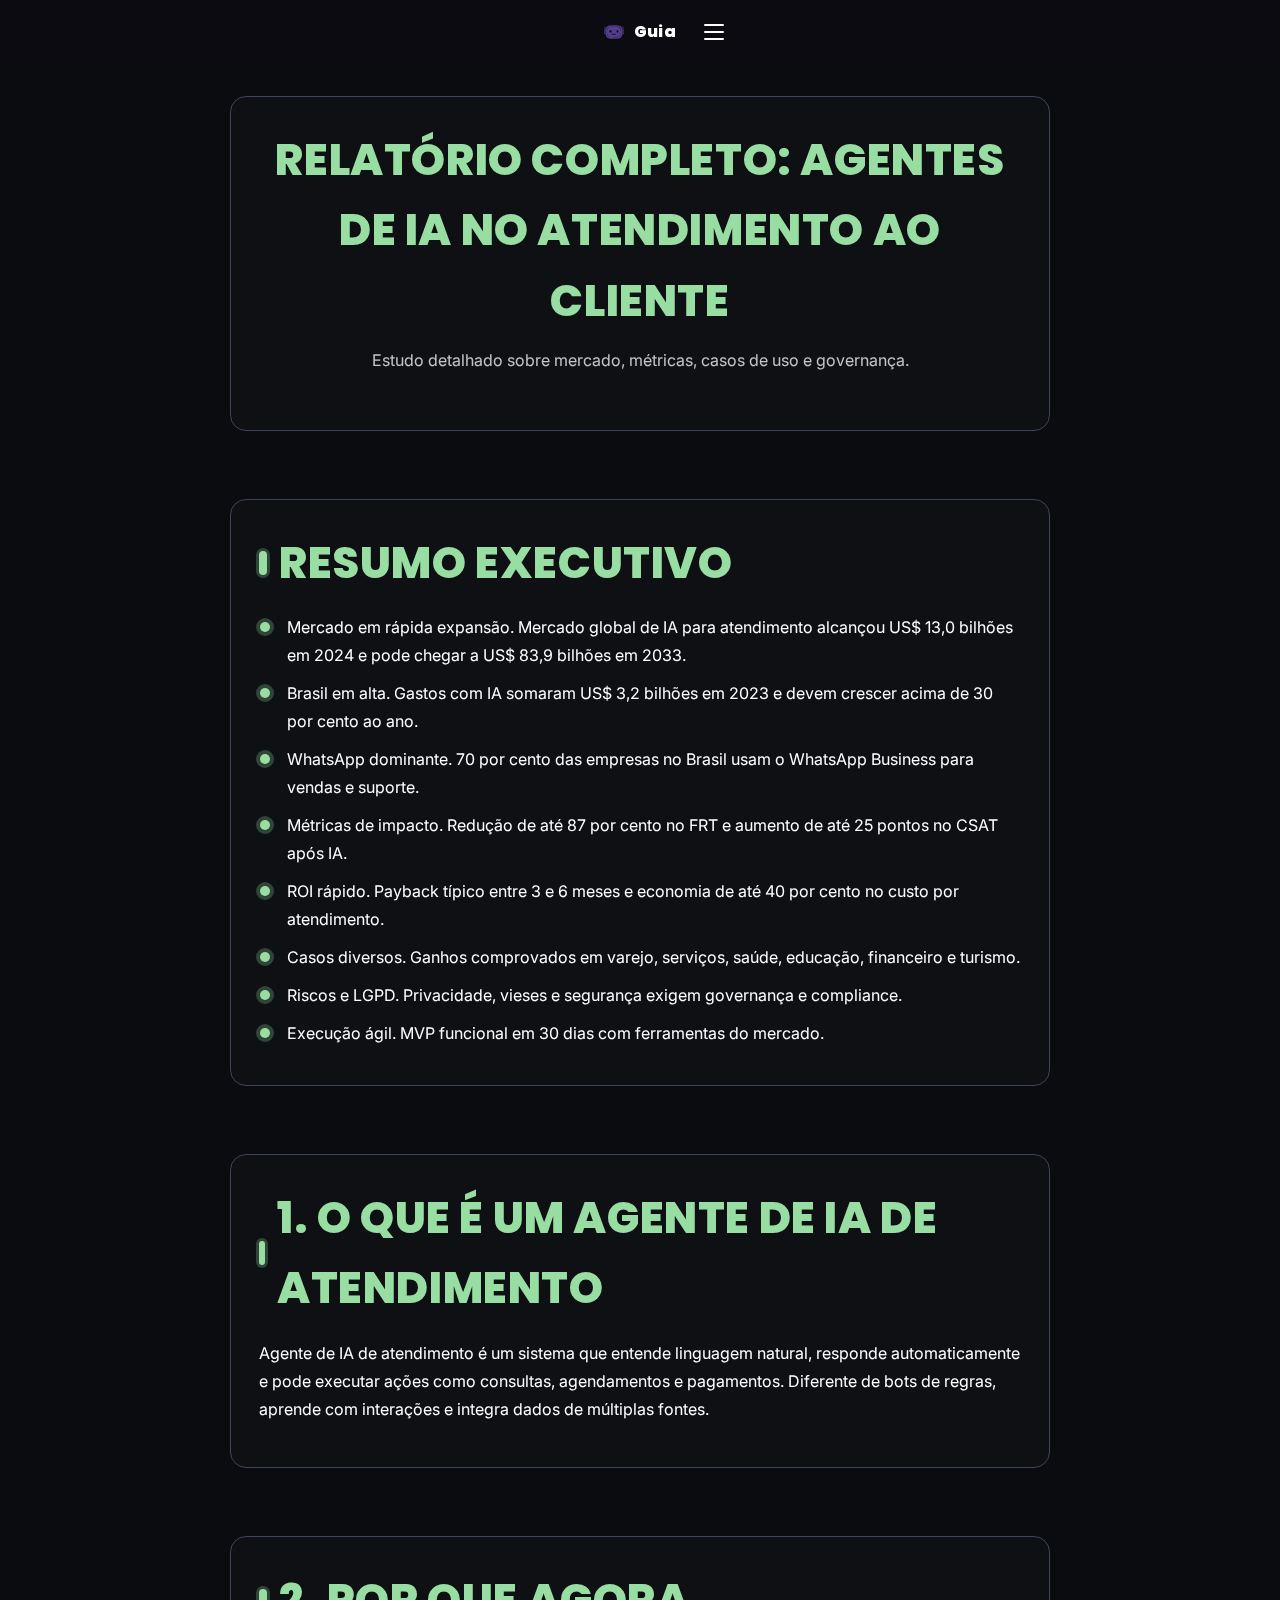
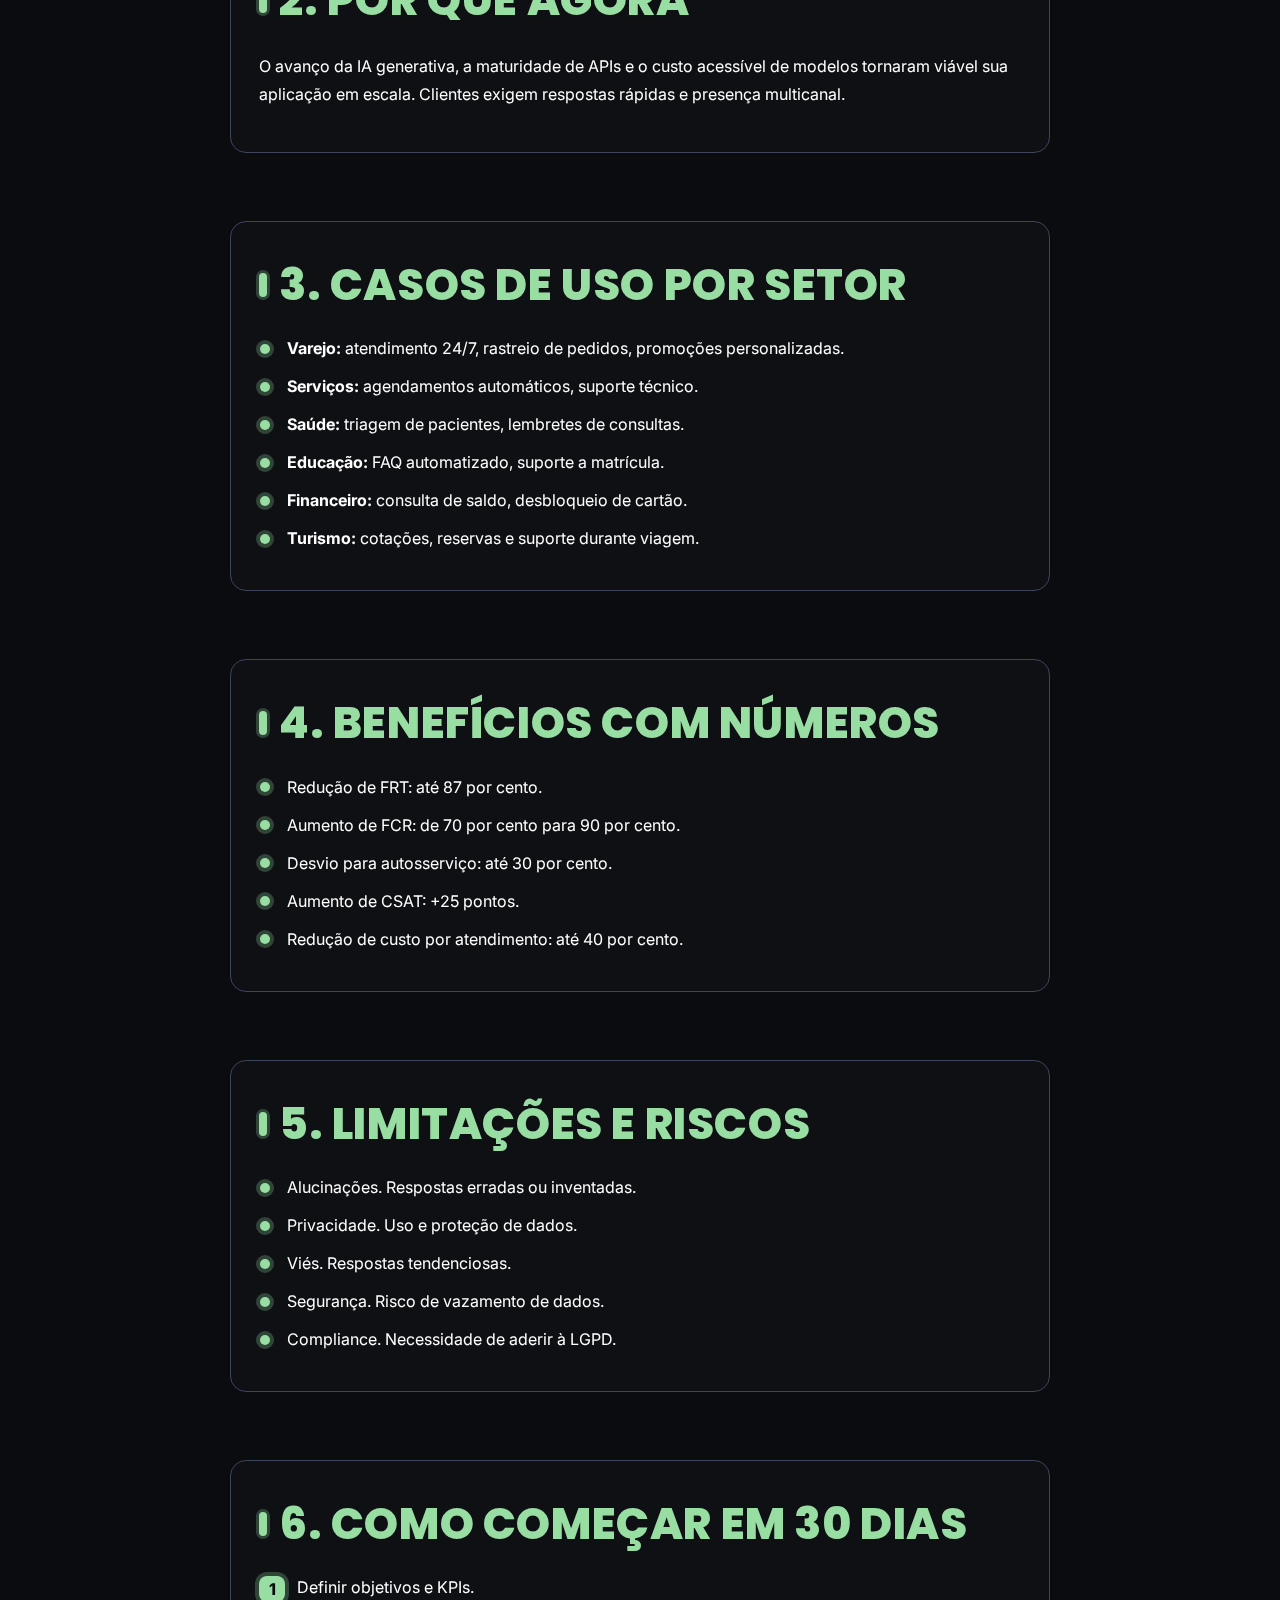
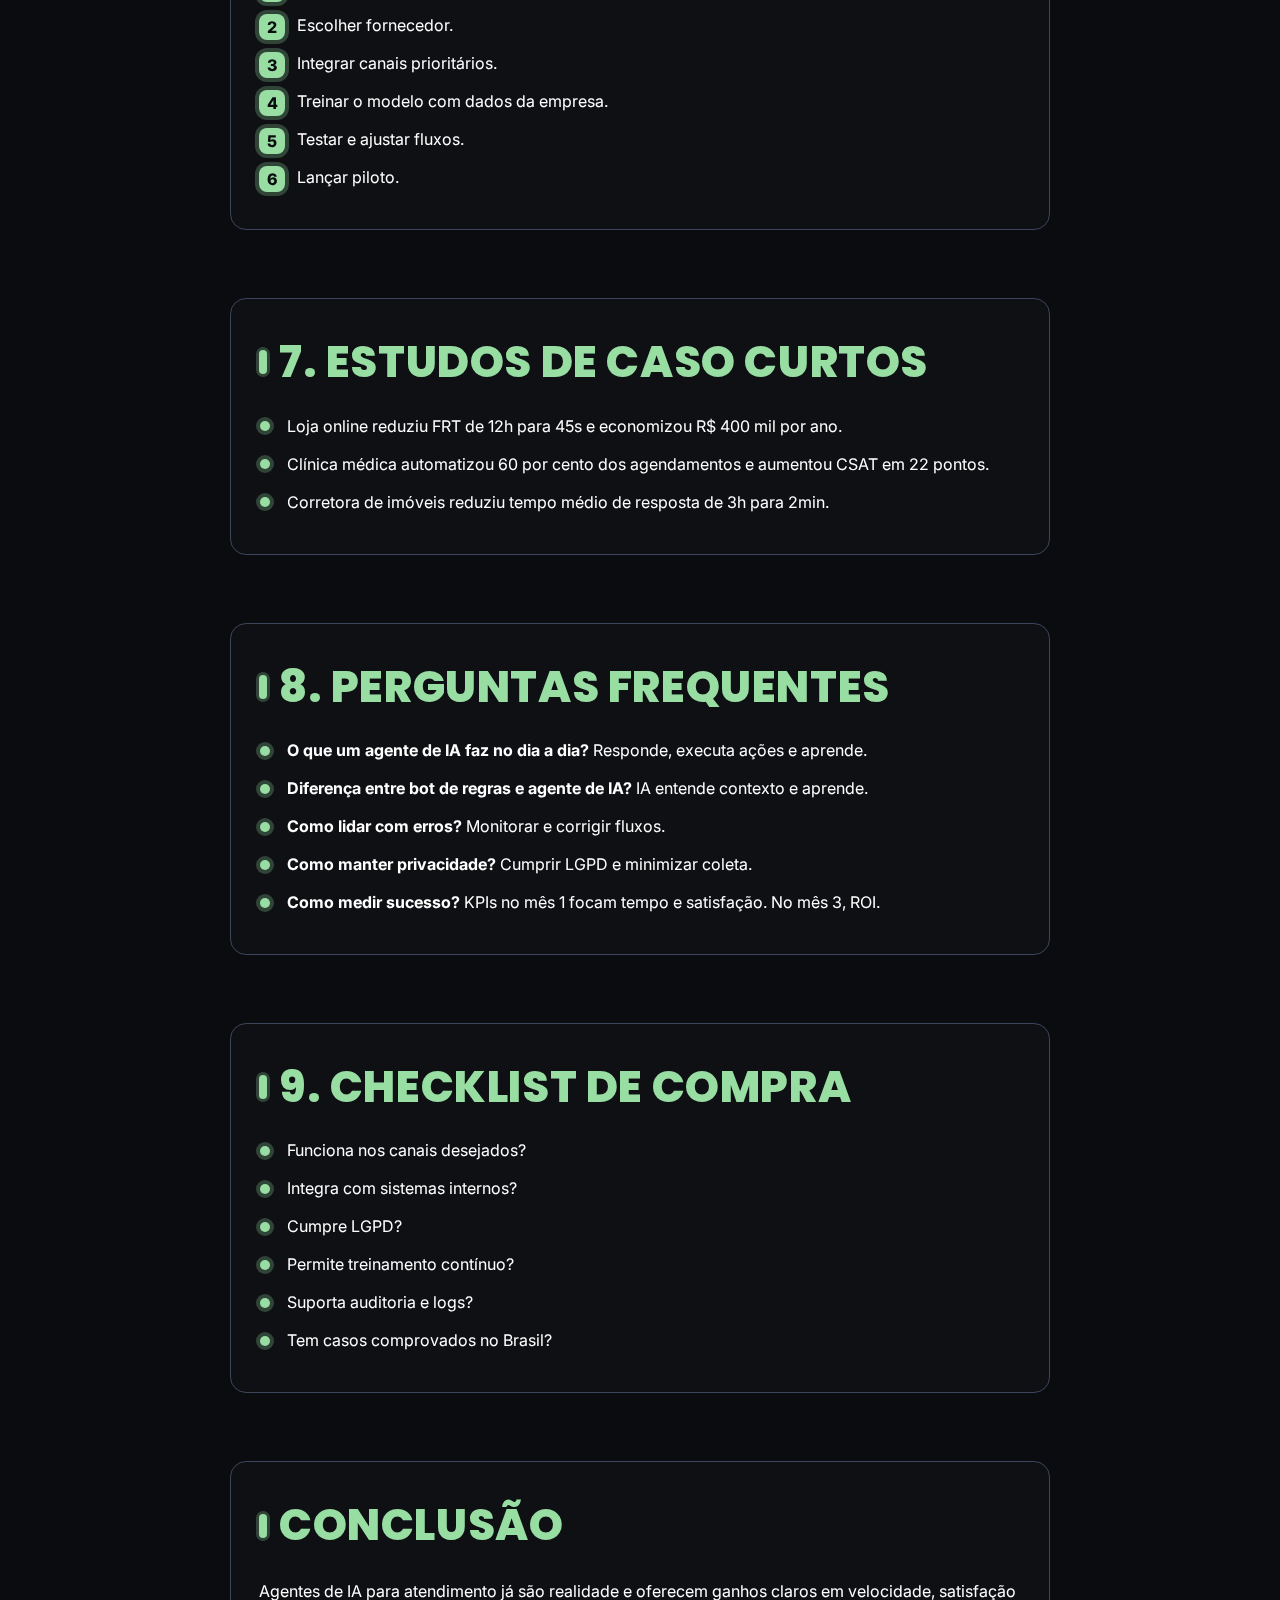
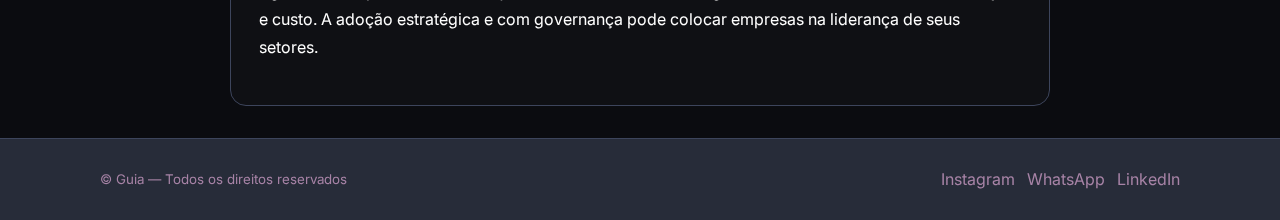
<file: relatorio.html>
<!DOCTYPE html>
<html lang="pt-BR">
<head>
  <meta charset="utf-8" />
  <meta name="viewport" content="width=device-width, initial-scale=1" />
  <meta http-equiv="X-UA-Compatible" content="IE=edge" />
  <title>Agente Guia | Relatório Completo IA</title>
  <meta name="description" content="Relatório educativo sobre agentes de IA para atendimento ao cliente no Brasil e no mundo, incluindo métricas, casos de uso, ROI e LGPD." />
  <link rel="stylesheet" href="style.css">

  <!-- Estilos locais (escopo desta página) -->
  <style>
    :root{
      /* fallback caso a página seja usada isolada */
      --mint:#98DEA3;
      --mint-strong:#77cf86;
      --border:#3d455c;
      --card:rgba(255,255,255,.02);
      --text:#fff;
      --muted:rgba(255,255,255,.75);
    }

    body.page-report { scroll-behavior: smooth; }

    /* Barra de progresso de leitura */
    .reading-progress {
      position: fixed; top: 0; left: 0; height: 4px; width: 0%;
      background: linear-gradient(90deg, var(--mint), var(--mint-strong));
      z-index: 100;
      transition: width .1s linear;
    }

    /* Largura de leitura confortável */
    .reading-width {
      max-width: 860px;
      margin-inline: auto;
    }

    /* Cartões de conteúdo */
    .card-page {
      background: var(--card);
      border: 1px solid var(--border);
      border-radius: 16px;
      padding: 28px;
    }

    /* Título principal centrado e com cor da paleta */
    .page-title {
      color: var(--mint);
      text-align: center;
      margin: 0 0 10px;
      letter-spacing: .6px;
    }

    .page-subhead {
      text-align: center;
      color: var(--muted);
      margin: 0 auto 28px;
      max-width: 720px;
    }

    /* Títulos de seção com guia visual */
    .section-title {
      display: flex;
      align-items: center;
      gap: 12px;
      margin: 0 0 14px;
    }
    .section-title::before{
      content: "";
      inline-size: 8px;
      block-size: 24px;
      border-radius: 6px;
      background: var(--mint);
      box-shadow: 0 0 0 3px color-mix(in srgb, var(--mint) 25%, transparent);
    }

    /* Texto base */
    .body, .list, .subhead {
      line-height: 1.75;
      font-size: 1rem;
    }

    /* Listas mais legíveis (UL) com marcadores customizados */
    .list {
      list-style: none;
      padding: 0;
      margin: 0;
    }
    .list li{
      position: relative;
      padding-left: 28px;
      margin: 10px 0;
    }
    .list li::before{
      content: "";
      position: absolute; left: 0.5px; top: 0.6em;
      width: 10px; height: 10px; border-radius: 50%;
      background: var(--mint);
      box-shadow: 0 0 0 4px color-mix(in srgb, var(--mint) 25%, transparent);
    }

    /* Listas ordenadas (OL) com contadores destacados */
    ol.list{
      counter-reset: step;
    }
    ol.list li{
      padding-left: 38px;
    }
    ol.list li::before{
      counter-increment: step;
      content: counter(step);
      position: absolute; left: 0; top: 0.2em;
      width: 26px; height: 26px; border-radius: 8px;
      display: inline-flex; align-items: center; justify-content: center;
      background: var(--mint);
      color: #0B0C10; font-weight: 800;
    }

    /* Separação entre seções - espaçamento reduzido */
    .section {
      padding: 32px 0;
    }
    .section + .section .card-page{
      margin-top: 4px;
    }

    /* Responsivo */
    @media (max-width: 860px){
      .card-page{ padding: 22px }
      .page-subhead{ padding-inline: 6px }
    }
  </style>
</head>
<body class="page-report">

  <!-- Barra de progresso de leitura -->
  <div class="reading-progress" id="readingProgress"></div>

  <!-- HEADER PADRÃO -->
  <div id="site-header"></div>
  <script src="header.js"></script>

  <main>
    <!-- Título -->
    <section class="section">
      <div class="container reading-width">
        <div class="card-page">
          <h1 class="headline page-title">Relatório Completo: Agentes de IA no Atendimento ao Cliente</h1>
          <p class="subhead page-subhead">Estudo detalhado sobre mercado, métricas, casos de uso e governança.</p>
        </div>
      </div>
    </section>

    <!-- Resumo Executivo -->
    <section class="section" id="resumo">
      <div class="container reading-width">
        <div class="card-page">
          <h2 class="headline section-title">Resumo Executivo</h2>
          <ul class="list">
            <li>Mercado em rápida expansão. Mercado global de IA para atendimento alcançou US$ 13,0 bilhões em 2024 e pode chegar a US$ 83,9 bilhões em 2033.</li>
            <li>Brasil em alta. Gastos com IA somaram US$ 3,2 bilhões em 2023 e devem crescer acima de 30 por cento ao ano.</li>
            <li>WhatsApp dominante. 70 por cento das empresas no Brasil usam o WhatsApp Business para vendas e suporte.</li>
            <li>Métricas de impacto. Redução de até 87 por cento no FRT e aumento de até 25 pontos no CSAT após IA.</li>
            <li>ROI rápido. Payback típico entre 3 e 6 meses e economia de até 40 por cento no custo por atendimento.</li>
            <li>Casos diversos. Ganhos comprovados em varejo, serviços, saúde, educação, financeiro e turismo.</li>
            <li>Riscos e LGPD. Privacidade, vieses e segurança exigem governança e compliance.</li>
            <li>Execução ágil. MVP funcional em 30 dias com ferramentas do mercado.</li>
          </ul>
        </div>
      </div>
    </section>

    <!-- 1. O que é -->
    <section class="section" id="o-que-e">
      <div class="container reading-width">
        <div class="card-page">
          <h2 class="headline section-title">1. O que é um agente de IA de atendimento</h2>
          <p class="body">Agente de IA de atendimento é um sistema que entende linguagem natural, responde automaticamente e pode executar ações como consultas, agendamentos e pagamentos. Diferente de bots de regras, aprende com interações e integra dados de múltiplas fontes.</p>
        </div>
      </div>
    </section>

    <!-- 2. Por que agora -->
    <section class="section" id="por-que-agora">
      <div class="container reading-width">
        <div class="card-page">
          <h2 class="headline section-title">2. Por que agora</h2>
          <p class="body">O avanço da IA generativa, a maturidade de APIs e o custo acessível de modelos tornaram viável sua aplicação em escala. Clientes exigem respostas rápidas e presença multicanal.</p>
        </div>
      </div>
    </section>

    <!-- 3. Casos de uso por setor -->
    <section class="section" id="casos-setor">
      <div class="container reading-width">
        <div class="card-page">
          <h2 class="headline section-title">3. Casos de uso por setor</h2>
          <ul class="list">
            <li><b>Varejo:</b> atendimento 24/7, rastreio de pedidos, promoções personalizadas.</li>
            <li><b>Serviços:</b> agendamentos automáticos, suporte técnico.</li>
            <li><b>Saúde:</b> triagem de pacientes, lembretes de consultas.</li>
            <li><b>Educação:</b> FAQ automatizado, suporte a matrícula.</li>
            <li><b>Financeiro:</b> consulta de saldo, desbloqueio de cartão.</li>
            <li><b>Turismo:</b> cotações, reservas e suporte durante viagem.</li>
          </ul>
        </div>
      </div>
    </section>

    <!-- 4. Benefícios com números -->
    <section class="section" id="beneficios">
      <div class="container reading-width">
        <div class="card-page">
          <h2 class="headline section-title">4. Benefícios com números</h2>
          <ul class="list">
            <li>Redução de FRT: até 87 por cento.</li>
            <li>Aumento de FCR: de 70 por cento para 90 por cento.</li>
            <li>Desvio para autosserviço: até 30 por cento.</li>
            <li>Aumento de CSAT: +25 pontos.</li>
            <li>Redução de custo por atendimento: até 40 por cento.</li>
          </ul>
        </div>
      </div>
    </section>

    <!-- 5. Limitações e riscos -->
    <section class="section" id="riscos">
      <div class="container reading-width">
        <div class="card-page">
          <h2 class="headline section-title">5. Limitações e riscos</h2>
          <ul class="list">
            <li>Alucinações. Respostas erradas ou inventadas.</li>
            <li>Privacidade. Uso e proteção de dados.</li>
            <li>Viés. Respostas tendenciosas.</li>
            <li>Segurança. Risco de vazamento de dados.</li>
            <li>Compliance. Necessidade de aderir à LGPD.</li>
          </ul>
        </div>
      </div>
    </section>

    <!-- 6. Como começar em 30 dias -->
    <section class="section" id="como-comecar">
      <div class="container reading-width">
        <div class="card-page">
          <h2 class="headline section-title">6. Como começar em 30 dias</h2>
          <ol class="list">
            <li>Definir objetivos e KPIs.</li>
            <li>Escolher fornecedor.</li>
            <li>Integrar canais prioritários.</li>
            <li>Treinar o modelo com dados da empresa.</li>
            <li>Testar e ajustar fluxos.</li>
            <li>Lançar piloto.</li>
          </ol>
        </div>
      </div>
    </section>

    <!-- 7. Estudos de caso curtos -->
    <section class="section" id="cases">
      <div class="container reading-width">
        <div class="card-page">
          <h2 class="headline section-title">7. Estudos de caso curtos</h2>
          <ul class="list">
            <li>Loja online reduziu FRT de 12h para 45s e economizou R$ 400 mil por ano.</li>
            <li>Clínica médica automatizou 60 por cento dos agendamentos e aumentou CSAT em 22 pontos.</li>
            <li>Corretora de imóveis reduziu tempo médio de resposta de 3h para 2min.</li>
          </ul>
        </div>
      </div>
    </section>

    <!-- 8. Perguntas frequentes -->
    <section class="section" id="faq">
      <div class="container reading-width">
        <div class="card-page">
          <h2 class="headline section-title">8. Perguntas frequentes</h2>
          <ul class="list">
            <li><b>O que um agente de IA faz no dia a dia?</b> Responde, executa ações e aprende.</li>
            <li><b>Diferença entre bot de regras e agente de IA?</b> IA entende contexto e aprende.</li>
            <li><b>Como lidar com erros?</b> Monitorar e corrigir fluxos.</li>
            <li><b>Como manter privacidade?</b> Cumprir LGPD e minimizar coleta.</li>
            <li><b>Como medir sucesso?</b> KPIs no mês 1 focam tempo e satisfação. No mês 3, ROI.</li>
          </ul>
        </div>
      </div>
    </section>

    <!-- 9. Checklist de compra -->
    <section class="section" id="checklist">
      <div class="container reading-width">
        <div class="card-page">
          <h2 class="headline section-title">9. Checklist de compra</h2>
          <ul class="list">
            <li>Funciona nos canais desejados?</li>
            <li>Integra com sistemas internos?</li>
            <li>Cumpre LGPD?</li>
            <li>Permite treinamento contínuo?</li>
            <li>Suporta auditoria e logs?</li>
            <li>Tem casos comprovados no Brasil?</li>
          </ul>
        </div>
      </div>
    </section>

    <!-- Conclusão -->
    <section class="section" id="conclusao">
      <div class="container reading-width">
        <div class="card-page">
          <h2 class="headline section-title">Conclusão</h2>
          <p class="body">Agentes de IA para atendimento já são realidade e oferecem ganhos claros em velocidade, satisfação e custo. A adoção estratégica e com governança pode colocar empresas na liderança de seus setores.</p>
        </div>
      </div>
    </section>

  </main>

  <!-- FOOTER -->
  <div id="site-footer"></div>
  <script src="footer.js" defer></script>

  <!-- Script da barra de progresso de leitura -->
  <script>
    (function(){
      const bar = document.getElementById('readingProgress');
      const onScroll = () => {
        const h = document.documentElement;
        const scrolled = h.scrollTop || document.body.scrollTop;
        const height = (h.scrollHeight - h.clientHeight);
        const pct = height ? (scrolled / height) * 100 : 0;
        bar.style.width = pct + '%';
      };
      document.addEventListener('scroll', onScroll, { passive: true });
      onScroll();
    })();
  </script>
</body>
</html>
</file>
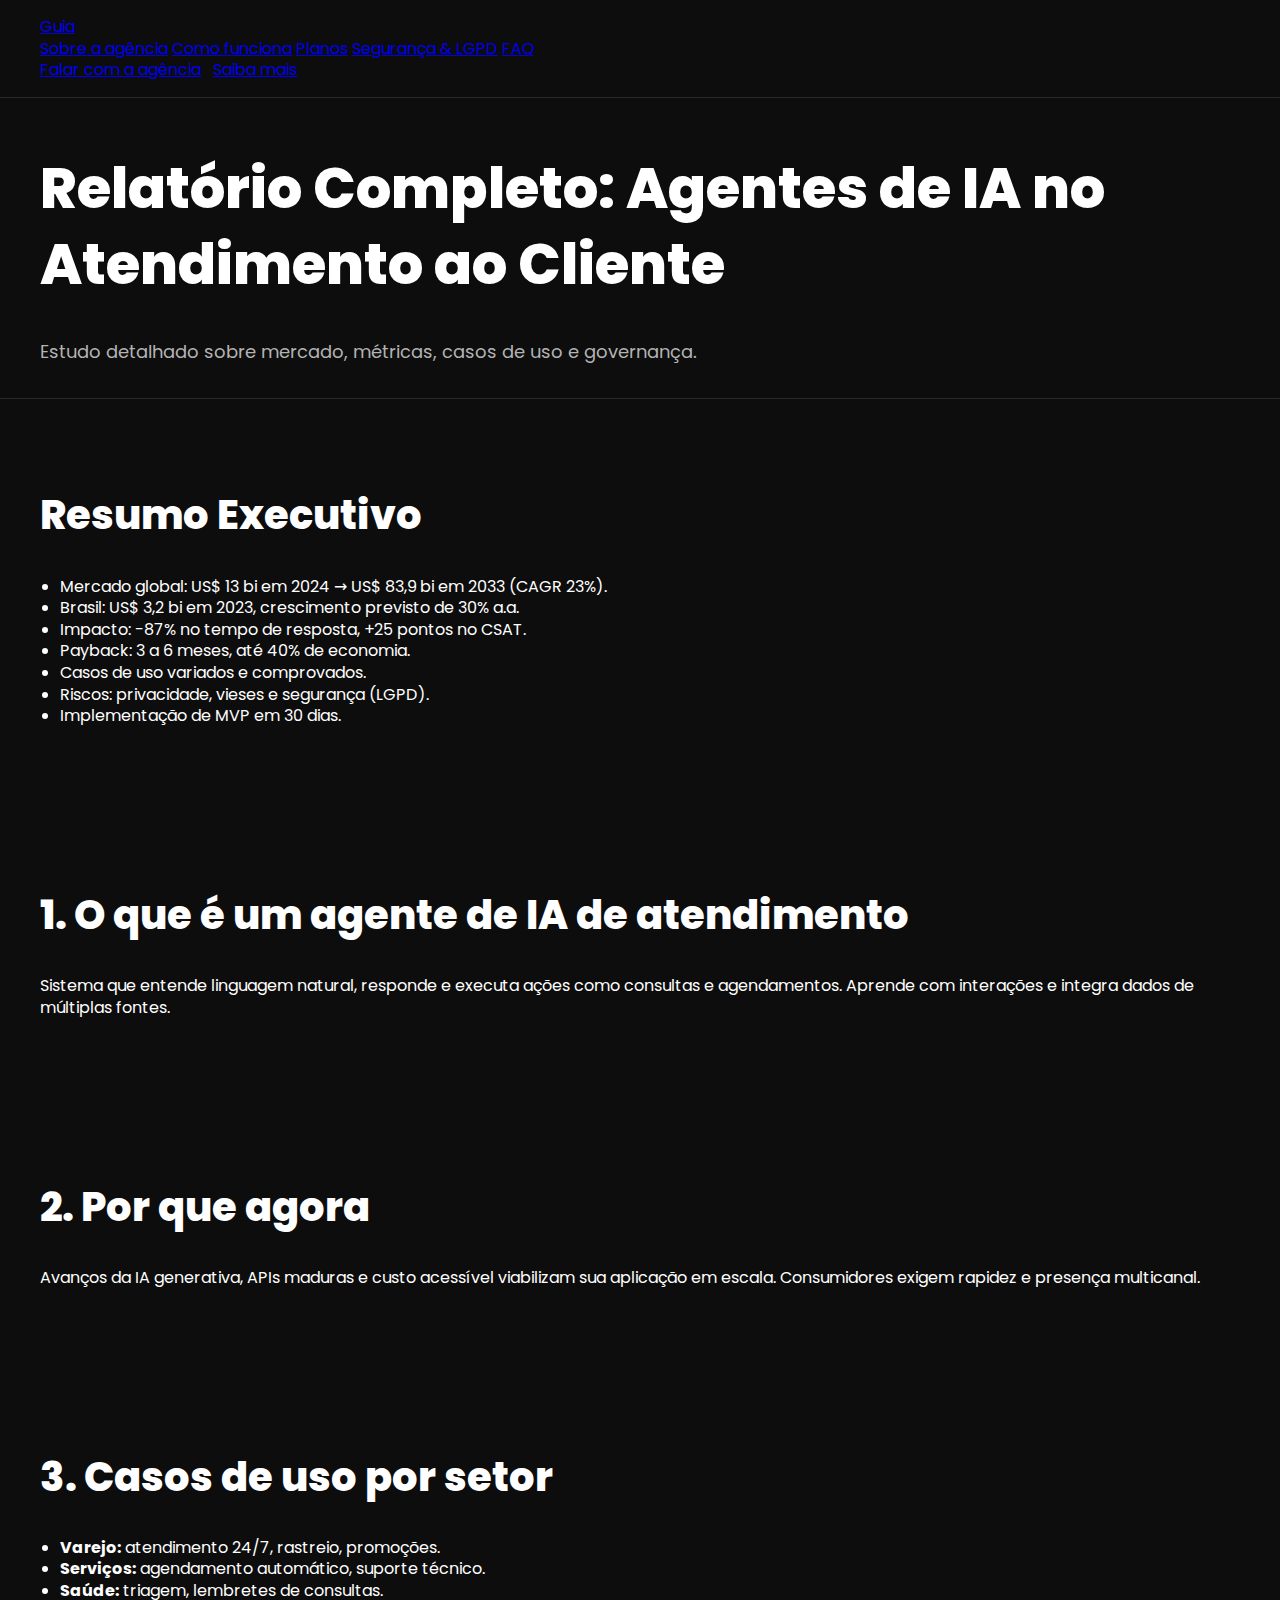
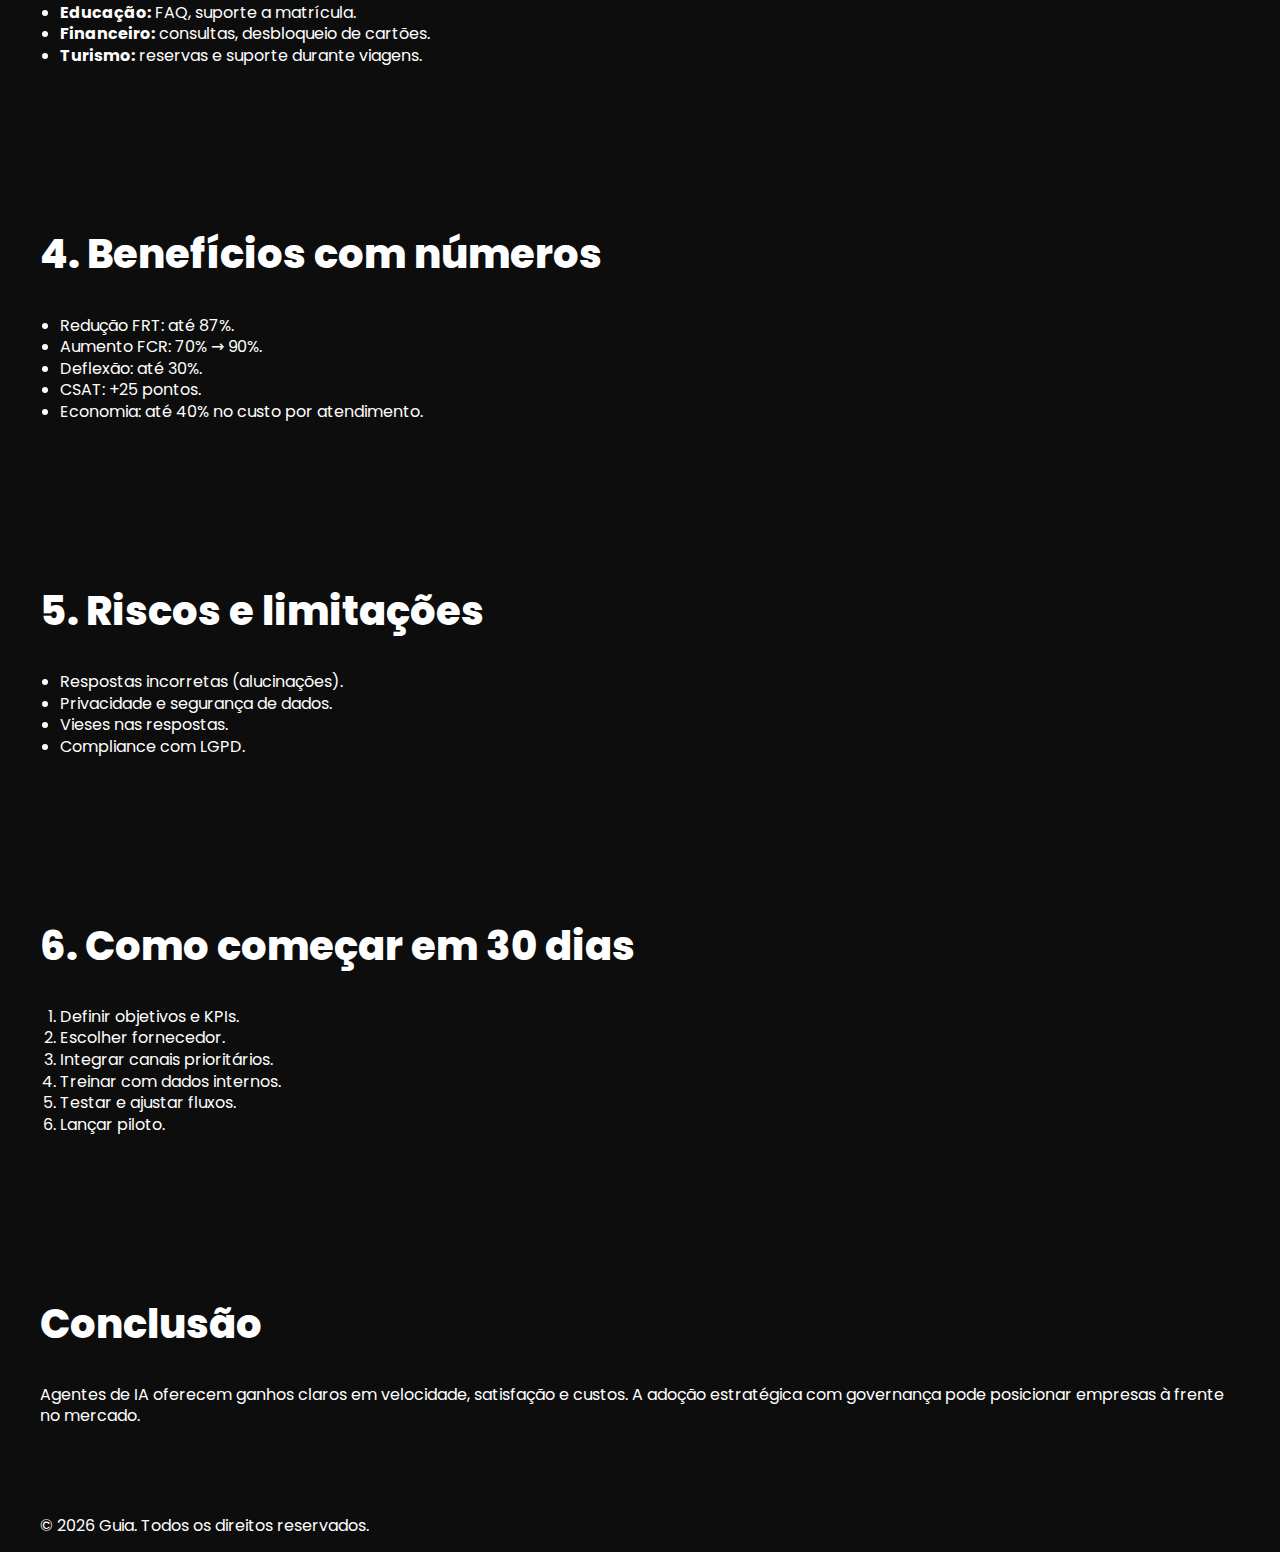
<file: relatorio_agentes_ia.html>
<!-- HEADER PADRÃO PARA NOVAS PÁGINAS -->
<header aria-label="Cabeçalho da Guia (Agência)">
  <div class="container nav">
    <!-- Link volta sempre para o index.html -->
    <a href="index.html" class="brand" aria-label="Voltar para o site da Guia (Agência)">
      <span class="dot" aria-hidden="true"></span>
      <span>Guia</span>
    </a>

    <!-- Links para cada seção do index.html -->
    <nav class="menu" aria-label="Navegação do produto">
      <a href="pagina_empresa.html">Sobre a agência</a>
      <a href="index.html#como-funciona">Como funciona</a>
      <a href="index.html#planos">Planos</a>
      <a href="index.html#seguranca">Segurança & LGPD</a>
      <a href="index.html#faq">FAQ</a>
    </nav>

    <!-- Botões -->
    <div style="display:flex; gap:12px; align-items:center">
      <a class="btn secondary" href="index.html#contato">Falar com a agência</a>
      <a class="btn primary" href="index.html#contato">Saiba mais</a>
    </div>
  </div>
</header>

<head>
  <meta charset="utf-8" />
  <meta name="viewport" content="width=device-width, initial-scale=1" />
  <meta http-equiv="X-UA-Compatible" content="IE=edge" />
  <title>Agente Guia | Relatório Completo IA</title>
  <meta name="description" content="Relatório educativo sobre agentes de IA para atendimento ao cliente no Brasil e no mundo, incluindo métricas, casos de uso, ROI e LGPD." />
  <meta name="theme-color" content="#0D0D0D" />
  <link rel="preconnect" href="https://fonts.googleapis.com">
  <link rel="preconnect" href="https://fonts.gstatic.com" crossorigin>
  <link href="https://fonts.googleapis.com/css2?family=Poppins:wght@400;500;600;700;800&display=swap" rel="stylesheet">
  <style>
    :root { --bg:#0D0D0D; --surface:#151515; --text:#FFFFFF; --muted:#B3B3B3; --primary:#007BFF; --primary-hover:#0066D6; --secondary:#00E6E6; --border:#2A2A2A; --gradientPrimary:linear-gradient(135deg, #007BFF 0%, #00E6E6 100%); --ff-display:Poppins,ui-sans-serif,system-ui; --ff-body:Poppins,ui-sans-serif,system-ui; --fs-h1:clamp(32px,6vw,56px); --fs-h2:clamp(24px,4.5vw,40px); --fs-h3:clamp(18px,2.8vw,24px); --fs-body:16px; --lh-normal:1.35; --radius-lg:20px; --space-lg:24px; --space-xl:32px; --space-2xl:56px; }
    body { margin:0; font:400 var(--fs-body)/var(--lh-normal) var(--ff-body); background:var(--bg); color:var(--text) }
    .container { width:min(100% - 24px, 1200px); margin-inline:auto }
    .section { padding:var(--space-2xl) 0 }
    .h1 { font-size:var(--fs-h1); font-weight:800 }
    .h2 { font-size:var(--fs-h2); font-weight:800 }
    .h3 { font-size:var(--fs-h3); font-weight:700 }
    .lead { font-size:18px; color:var(--muted) }
    .card { background:var(--surface); border:1px solid var(--border); border-radius:var(--radius-lg); padding:var(--space-lg) }
    header { padding:16px 0; border-bottom:1px solid var(--border) }
    ul,ol { padding-left:20px }
  </style>
</head>
<body>
  <header>
    <div class="container">
      <h1 class="h1">Relatório Completo: Agentes de IA no Atendimento ao Cliente</h1>
      <p class="lead">Estudo detalhado sobre mercado, métricas, casos de uso e governança.</p>
    </div>
  </header>
  <main>
    <section class="section">
      <div class="container">
        <h2 class="h2">Resumo Executivo</h2>
        <ul>
          <li>Mercado global: US$ 13 bi em 2024 → US$ 83,9 bi em 2033 (CAGR 23%).</li>
          <li>Brasil: US$ 3,2 bi em 2023, crescimento previsto de 30% a.a.</li>
          <li>Impacto: -87% no tempo de resposta, +25 pontos no CSAT.</li>
          <li>Payback: 3 a 6 meses, até 40% de economia.</li>
          <li>Casos de uso variados e comprovados.</li>
          <li>Riscos: privacidade, vieses e segurança (LGPD).</li>
          <li>Implementação de MVP em 30 dias.</li>
        </ul>
      </div>
    </section>
    <section class="section">
      <div class="container">
        <h2 class="h2">1. O que é um agente de IA de atendimento</h2>
        <p>Sistema que entende linguagem natural, responde e executa ações como consultas e agendamentos. Aprende com interações e integra dados de múltiplas fontes.</p>
      </div>
    </section>
    <section class="section">
      <div class="container">
        <h2 class="h2">2. Por que agora</h2>
        <p>Avanços da IA generativa, APIs maduras e custo acessível viabilizam sua aplicação em escala. Consumidores exigem rapidez e presença multicanal.</p>
      </div>
    </section>
    <section class="section">
      <div class="container">
        <h2 class="h2">3. Casos de uso por setor</h2>
        <ul>
          <li><b>Varejo:</b> atendimento 24/7, rastreio, promoções.</li>
          <li><b>Serviços:</b> agendamento automático, suporte técnico.</li>
          <li><b>Saúde:</b> triagem, lembretes de consultas.</li>
          <li><b>Educação:</b> FAQ, suporte a matrícula.</li>
          <li><b>Financeiro:</b> consultas, desbloqueio de cartões.</li>
          <li><b>Turismo:</b> reservas e suporte durante viagens.</li>
        </ul>
      </div>
    </section>
    <section class="section">
      <div class="container">
        <h2 class="h2">4. Benefícios com números</h2>
        <ul>
          <li>Redução FRT: até 87%.</li>
          <li>Aumento FCR: 70% → 90%.</li>
          <li>Deflexão: até 30%.</li>
          <li>CSAT: +25 pontos.</li>
          <li>Economia: até 40% no custo por atendimento.</li>
        </ul>
      </div>
    </section>
    <section class="section">
      <div class="container">
        <h2 class="h2">5. Riscos e limitações</h2>
        <ul>
          <li>Respostas incorretas (alucinações).</li>
          <li>Privacidade e segurança de dados.</li>
          <li>Vieses nas respostas.</li>
          <li>Compliance com LGPD.</li>
        </ul>
      </div>
    </section>
    <section class="section">
      <div class="container">
        <h2 class="h2">6. Como começar em 30 dias</h2>
        <ol>
          <li>Definir objetivos e KPIs.</li>
          <li>Escolher fornecedor.</li>
          <li>Integrar canais prioritários.</li>
          <li>Treinar com dados internos.</li>
          <li>Testar e ajustar fluxos.</li>
          <li>Lançar piloto.</li>
        </ol>
      </div>
    </section>
    <section class="section">
      <div class="container">
        <h2 class="h2">Conclusão</h2>
        <p>Agentes de IA oferecem ganhos claros em velocidade, satisfação e custos. A adoção estratégica com governança pode posicionar empresas à frente no mercado.</p>
      </div>
    </section>
  </main>
  <footer>
    <div class="container">
      <p>© <span id="year"></span> Guia. Todos os direitos reservados.</p>
    </div>
  </footer>
  <script>document.getElementById('year').textContent=new Date().getFullYear();</script>
</body>
</html>
</file>
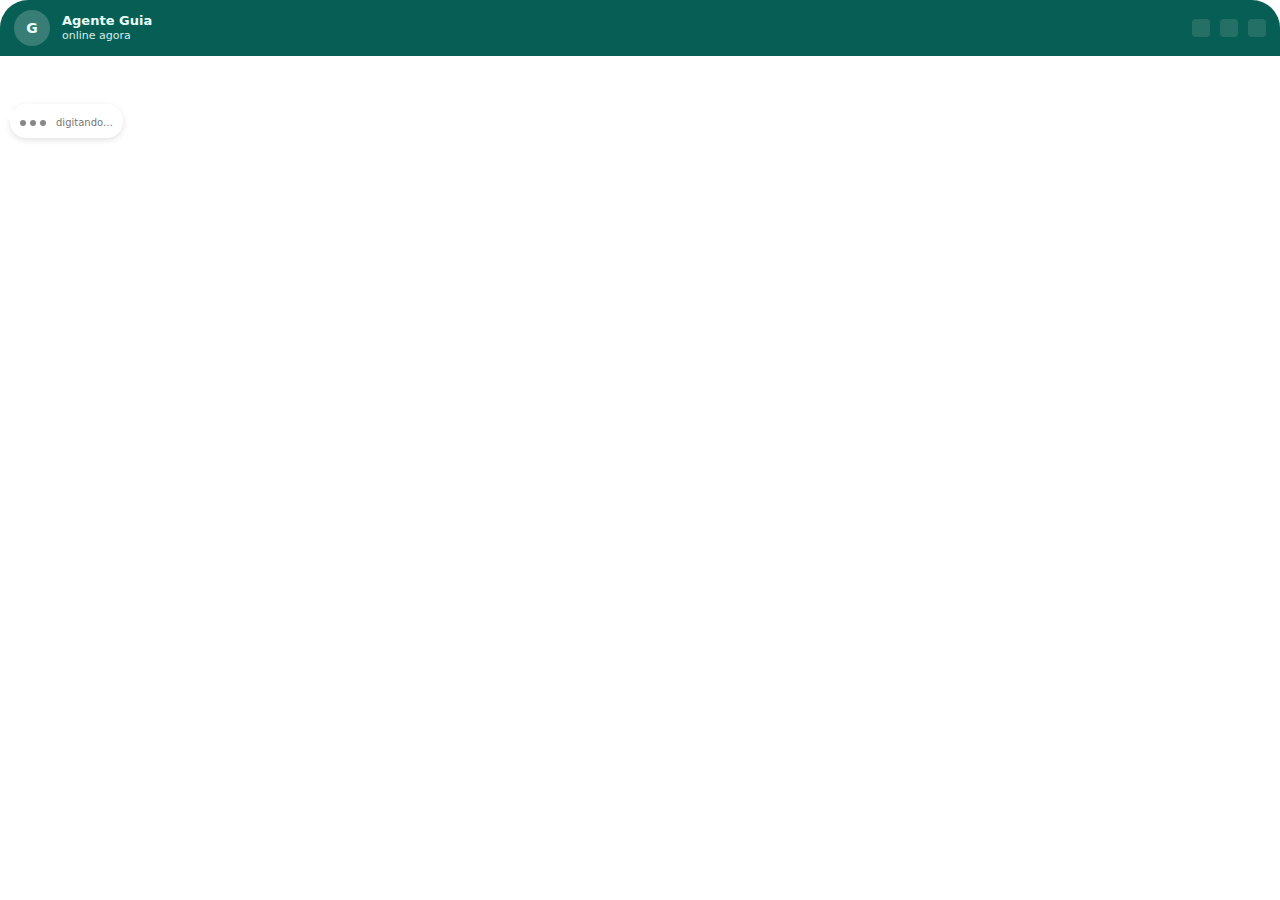
<file: whats_app_chat_sim.html>
<!DOCTYPE html>
<html lang="pt-BR">
<head>
  <meta charset="utf-8" />
  <meta name="viewport" content="width=device-width, initial-scale=1" />
  <title>Simulação WhatsApp — Agente Guia</title>
  <style>
    :root{
      --header-bg:#075E54;
      --header-fg:#E6FFFA;
      --bubble-me:#DCF8C6;
      --bubble-them:#FFFFFF;
      --ticks:#34B7F1;
    }
    html,body{height:100%}
    body{
      margin:0; background:transparent; color:#111;
      font:14px/1.35 system-ui,-apple-system,Segoe UI,Roboto,Inter,Arial,sans-serif;
    }
    .wrap{height:100%; display:flex; flex-direction:column; border-radius:28px; overflow:hidden; background:transparent}
    .header{
      display:flex; align-items:center; gap:12px; padding:10px 14px;
      background:var(--header-bg); color:var(--header-fg)
    }
    .avatar{width:36px; height:36px; border-radius:50%; background:rgba(255,255,255,.2); display:grid; place-items:center; font-weight:700}
    .title{display:flex; flex-direction:column}
    .title .name{font-weight:700; font-size:13px}
    .title .status{font-size:11px; opacity:.9}
    .icons{margin-left:auto; display:flex; gap:10px; opacity:.9}
    .icons span{width:18px; height:18px; display:inline-block; background:#fff2; border-radius:4px}

    .chat{flex:1; overflow:auto; padding:10px; background:transparent}
    .day{display:flex; justify-content:center; margin:8px 0}
    .day span{font-size:10px; padding:4px 10px; border-radius:999px; background:rgba(255,255,255,.1); color:rgba(255,255,255,.8)}
    .row{display:flex; margin:6px 0}
    .me{justify-content:flex-end}
    .bubble{
      max-width:80%; padding:8px 10px; border-radius:16px; box-shadow:0 2px 6px rgba(0,0,0,.12);
      position:relative; color:#111; background:#fff
    }
    .me .bubble{background:var(--bubble-me)}
    .them .bubble{background:var(--bubble-them)}
    .tail{position:absolute; top:6px; width:10px; height:10px; transform:rotate(45deg)}
    .me .tail{right:-4px; background:var(--bubble-me)}
    .them .tail{left:-4px; background:var(--bubble-them)}
    .meta{display:flex; gap:6px; align-items:center; justify-content:flex-end; margin-top:4px}
    .time{font-size:10px; opacity:.6}
    .ticks{display:inline-flex; gap:2px}
    .tick{width:12px; height:8px; display:inline-block}
    .typing{
      display:inline-flex; gap:4px; align-items:center
    }
    .dot{
      width:6px; height:6px; border-radius:50%; background:#0007; animation:bounce 1s infinite ease-in-out
    }
    .dot:nth-child(2){animation-delay:.15s}
    .dot:nth-child(3){animation-delay:.3s}
    @keyframes bounce{
      0%,100%{transform:translateY(0); opacity:.3}
      50%{transform:translateY(-3px); opacity:1}
    }
  </style>
</head>
<body>
  <div class="wrap" id="app">
    <div class="header">
      <div class="avatar">G</div>
      <div class="title">
        <span class="name">Agente Guia</span>
        <span class="status">online agora</span>
      </div>
      <div class="icons"><span></span><span></span><span></span></div>
    </div>

    <div class="chat" id="chat">
      <div class="day"><span>Hoje</span></div>
      <!-- mensagens entram por JS -->
    </div>
  </div>

  <script>
  (function(){
    const script = [
      { from: "them", text: "Oi! Vi seu trabalho com o Agente Guia 👀", typingMs: 1200 },
      { from: "them", text: "Você consegue automatizar o atendimento do meu WhatsApp?", typingMs: 1500 },
      { from: "me", text: "Consigo sim. Montamos um fluxo com IA + integrações. Quer ver um exemplo?", typingMs: 900 },
      { from: "them", text: "Quero muito! Como funciona o disparo inicial?", typingMs: 1100 },
      { from: "me", text: "Abertura com menu, coleta de dados e qualificação. Tudo com tom humano.", typingMs: 1200 },
      { from: "me", text: "Te mando uma demo interativa ainda hoje.", typingMs: 900 },
      { from: "them", text: "Perfeito. Qual investimento inicial?", typingMs: 1000 },
      { from: "me", text: "Planos a partir de R$ 497/mês + setup único. Fechamos?", typingMs: 1100 },
      { from: "them", text: "Fechamos! Me envia o contrato.", typingMs: 800 },
    ];

    const chat = document.getElementById('chat');
    let idx = 0, playing = false, start = Date.now();

    const io = new IntersectionObserver(entries=>{
      if(entries.some(e=>e.isIntersecting)){
        if(!playing){ playing = true; next(); }
      }
    }, {threshold: .5});
    io.observe(document.getElementById('app'));

    function scrollDown(){ chat.scrollTop = chat.scrollHeight; }

    function timeLabel(){
      const mins = Math.min(59, Math.floor((Date.now()-start)/60000));
      const d = new Date(start + mins*60000);
      return d.toLocaleTimeString([], {hour:'2-digit', minute:'2-digit'});
    }

    function showTyping(){
      const row = document.createElement('div');
      row.className = 'row them';
      row.id = 'typing';
      const bubble = document.createElement('div');
      bubble.className = 'bubble';
      bubble.innerHTML = '<div class="typing"><span class="dot"></span><span class="dot"></span><span class="dot"></span><span style="font-size:10px;opacity:.6;margin-left:6px">digitando…</span></div>';
      const tail = document.createElement('span'); tail.className = 'tail';
      bubble.appendChild(tail);
      row.appendChild(bubble);
      chat.appendChild(row);
      scrollDown();
    }

    function hideTyping(){
      const t = document.getElementById('typing');
      if(t) t.remove();
    }

    function addMessage({from, text}){
      const row = document.createElement('div');
      row.className = 'row ' + (from==='me' ? 'me' : 'them');
      const bubble = document.createElement('div');
      bubble.className = 'bubble';
      bubble.textContent = text;
      const tail = document.createElement('span'); tail.className = 'tail';
      bubble.appendChild(tail);

      const meta = document.createElement('div'); meta.className = 'meta';
      const time = document.createElement('span'); time.className = 'time'; time.textContent = timeLabel();
      meta.appendChild(time);

      if(from==='me'){
        const ticks = document.createElement('span'); ticks.className = 'ticks';
        ticks.innerHTML = '<svg class="tick" viewBox="0 0 16 12" aria-hidden><path d="M5.5 8.5L2.5 5.5L1 7l4.5 4 6-8-1.5-1-4.5 6.5z" fill="#9aa2a6"/></svg>'+
                          '<svg class="tick" viewBox="0 0 16 12" aria-hidden><path d="M5.5 8.5L2.5 5.5L1 7l4.5 4 6-8-1.5-1-4.5 6.5z" fill="#9aa2a6"/></svg>';
        meta.appendChild(ticks);
        setTimeout(()=>[...ticks.querySelectorAll('path')].forEach(p=>p.setAttribute('fill', getComputedStyle(document.documentElement).getPropertyValue('--ticks').trim() || '#34B7F1')), 1200);
      }

      bubble.appendChild(meta);
      row.appendChild(bubble);
      chat.appendChild(row);
      scrollDown();
    }

    function next(){
      if(idx >= script.length) return;
      const item = script[idx++];
      showTyping();
      setTimeout(()=>{
        hideTyping();
        addMessage(item);
        if(idx < script.length) next();
      }, Math.max(400, item.typingMs||1000));
    }
  })();
  </script>
</body>
</html>
</file>
<file: style.css>
/* =========================================================
   Guia • Header + Menu dropdown (desktop e mobile)
   Paleta nova + fontes atualizadas • Header fixo com blur
   ========================================================= */

/* ===== Fonts (Google) ===== */
@import url('https://fonts.googleapis.com/css2?family=Inter:wght@400&family=Poppins:wght@800&display=swap');

/* ===== Design tokens ===== */
:root{
  /* Cores base */
  --bg:#0B0C10;       /* fundo principal */
  --dark:#272C39;     /* fundo alternativo */
  --surface:transparent;
  --card:#32394d;
  --border:#3d455c;

  /* Paleta */
  --purple:#7269E3;
  --purple-strong:#625bd6;
  --purple-contrast:#ffffff;

  --mint:#98DEA3;
  --mint-strong:#77cf86;

  --mauve:#A783A6;

  /* Tipografia e estados */
  --text:#ffffff;
  --muted:rgba(255,255,255,.72);
  --success:var(--mint);
  --warning:#f59e0b;
  --danger:#ef4444;

  /* UI */
  --radius:16px;
  --shadow:0 10px 30px rgba(0,0,0,.35);
  --header-h:64px;

  /* Fonts */
  --font-heading:'Poppins', system-ui, -apple-system, Segoe UI, Roboto, Arial, sans-serif;
  --font-body:'Inter', ui-sans-serif, system-ui, -apple-system, Segoe UI, Roboto, Arial, sans-serif;

  /* Glow do robô (olhos) */
  --eye-glow:#80acd3;      /* cor calibrada dos olhos */
  --eye-glow-alpha:.45;    /* intensidade do halo */
  --eye-glow-blur:65px;    /* espalhamento do halo */
}

/* ===== Reset básico ===== */
*{ box-sizing:border-box }
html,body{ height:100%; background:var(--bg) }
body{
  margin:0;
  color:var(--text);
  font:400 16px/1.6 var(--font-body);
  -webkit-font-smoothing:antialiased;
  text-rendering:optimizeLegibility;
  padding-top: var(--header-h);             /* compensa header fixo */
}
a{ color:inherit; text-decoration:none }

/* Imagens responsivas */
img{ max-width:100%; height:auto; display:block; }

[hidden]{ display:none !important }

/* Foco acessível */
:where(a,button,[role="button"],.menu-toggle):focus-visible{
  outline:2px solid var(--purple);
  outline-offset:2px;
  border-radius:12px;
}

/* Reduz animações se preferido */
@media (prefers-reduced-motion: reduce){
  *{ transition:none !important; animation:none !important }
}

/* ===== Layout container ===== */
.container{
  width:100%;
  max-width:1120px;
  margin:0 auto;
  padding:0 20px;
}

/* ===== Header (fixo com blur) ===== */
.site-header{
  position: fixed; top:0; left:0; right:0; z-index:50;
  background: rgba(11,12,16,.6); /* leve transparência para ver o blur */
  -webkit-backdrop-filter: saturate(140%) blur(8px);
  backdrop-filter: saturate(140%) blur(8px);
  border-bottom: 0 solid var(--border);
  isolation: isolate;
  pointer-events: auto;
}

.nav{
  display:grid;
  grid-template-columns: 1fr auto 1fr;
  align-items:center;
  min-height:var(--header-h);
  gap:16px;
  position:relative;
}

.brand{
  grid-column:2;
  justify-self:center;
  display:inline-flex; align-items:center; gap:10px;
  font-family:var(--font-heading);
  font-weight:800;
  letter-spacing:.4px; line-height:1;
  color:#fff;
}

.brand img,
.brand svg{
  display:block;
  height:28px;
  width:auto;
  max-width:none;
  opacity:1 !important;
  filter:none !important;
  mix-blend-mode:normal !important;
  position:relative;
  z-index:1;
  pointer-events:auto;
}

.brand .dot{
  width:20px; height:20px;
  display:block;
  filter: drop-shadow(0 0 6px rgba(114,105,227,.8));
  flex-shrink:0;
}

.menu-wrap{
  grid-column:3;
  justify-self:end;
  position:relative;
  display:inline-flex; align-items:center;
  z-index:2;
}

.menu-toggle{
  display:inline-flex; width:44px; height:44px;
  border:0; background:transparent;
  border-radius:12px; align-items:center; justify-content:center;
  flex-direction:column; gap:5px; cursor:pointer;
  touch-action:manipulation;
}
.menu-toggle:hover{ background:rgba(255,255,255,.06) }
.menu-toggle:active{ background:rgba(255,255,255,.1) }
.menu-toggle .bar{
  width:20px; height:2px; background:var(--text); border-radius:2px;
  transition:transform .18s ease, opacity .18s ease, width .18s ease;
  transform-origin:center;
}
.menu-toggle.is-open .bar-top{ transform: translateY(7px) rotate(45deg) }
.menu-toggle.is-open .bar-middle{ opacity:0; width:0 }
.menu-toggle.is-open .bar-bottom{ transform: translateY(-7px) rotate(-45deg) }

#site-menu{
  position:absolute;
  top:calc(100% + 8px);
  right:0;
  inline-size:fit-content;
  max-inline-size:min(360px, calc(100vw - 24px));
  min-inline-size:220px;
  padding:16px 12px;
  background:rgba(114,105,227,.8);
  -webkit-backdrop-filter:blur(8px);
  backdrop-filter:blur(8px);
  border-radius:14px;
  box-shadow:var(--shadow);
  display:grid;
  gap:12px;
  text-align:right;
  transform-origin:top right;
  transform:translateY(-8px);
  opacity:0;
  pointer-events:none;
  transition:transform .18s ease, opacity .18s ease;
  z-index:60;
}
#site-menu.open{ transform:translateY(0); opacity:1; pointer-events:auto; }
#site-menu a{
  display:block;
  padding:10px 6px;
  border-radius:10px;
  color:var(--text);
  font-family:var(--font-body);
  font-weight:400;
  line-height:1.25;
  transition: background-color .2s ease, color .2s ease;
}
#site-menu a:hover{ background:rgba(255,255,255,.12); color:#fff; }

/* ===== Tipografia ===== */
.headline{
  margin:0 0 16px;
  font-family:var(--font-heading);
  font-weight:800;
  text-transform:uppercase;
  letter-spacing:.6px;
  font-size:clamp(28px, 4vw, 44px);
  color:var(--mint);
}
.subhead{
  margin:0 0 26px;
  color:var(--muted);
  font-family:var(--font-body);
  font-weight:400;
  font-size:clamp(15px, 2.2vw, 18px);
}

/* ===== Seções (fundo transparente) ===== */
.section{
  padding:56px 0;
  background: transparent; /* fundo das seções transparente */
}

/* ===== Cards ===== */
.card{
  background:var(--surface);
  border:0;
  border-radius:var(--radius);
  box-shadow:var(--shadow);
}

/* ===== Botões ===== */
.btn{
  display:inline-flex; align-items:center; justify-content:center;
  height:40px; padding:0 16px;
  border-radius:12px; font-weight:700;
  border:1px solid transparent; transition:all .2s ease;
  font-family:var(--font-body);
}
.btn.primary{
  background:var(--purple); color:var(--purple-contrast);
  box-shadow:0 6px 18px rgba(114,105,227,.35);
}
.btn.primary:hover{ background:var(--purple-strong); transform:translateY(-1px) }
.btn.secondary{
  background:transparent; color:var(--text); border-color:var(--border)
}
.btn.secondary:hover{ background:rgba(255,255,255,.06) }

/* ===== Footer ===== */
.footer{
  text-align:center; padding:28px 20px;
  background:var(--dark); color:var(--mauve);
  border-top:1px solid var(--border);
}

/* ===== Glow atrás do robô ===== */
.hero-media-wrap{
  position: relative;
  display: flex;
  justify-content: center;
  align-items: center;
}
.hero-media-wrap::before{
  content: "";
  position: absolute;
  width: 130%;
  height: 130%;
  background: radial-gradient(circle, rgba(128, 172, 211, var(--eye-glow-alpha)) 0%, transparent 70%);
  filter: blur(var(--eye-glow-blur));
  z-index: 0;
}
.hero-media-wrap img{
  position: relative;
  z-index: 1;
}

/* ===== Responsivo (menu) ===== */
@media (max-width: 860px){
  #site-menu{
    max-inline-size:min(320px, calc(100vw - 24px));
    min-inline-size:200px;
    padding:calc(16px + env(safe-area-inset-top, 0)) 12px calc(16px + env(safe-area-inset-bottom, 0)) 12px;
  }
  #site-menu a{
    padding:14px 6px;
    font-size:16px;
  }
}
html.no-scroll, body.no-scroll{ overflow:hidden }

/* ===== Imagens específicas ===== */
#roboHero,
.how-it-works .phone img{
  max-width:100%;
  height:auto !important;
  display:block;
}

/* =========================================================
   Compact spacing — MOBILE ONLY (<= 768px)
   ========================================================= */
@media (max-width: 768px) {
  .headline { margin: 0 0 8px; font-size: clamp(22px, 6vw, 32px); }
  .subhead  { margin: 0 0 10px; }
  .caption  { margin-top: 6px; }

  .section  { padding: 20px 0; } /* reduzido no mobile */
  .container{ padding-inline: 16px; }

  .section .container > * + * { margin-top: 8px; }
  .section [style*="display:grid"] { gap: 12px !important; }

  .card { padding: 14px; }
  .testimonial-card { padding: 14px; }
  .social-proof-bar { padding: 10px; margin: 10px 0; }
  .kpi { font-size: 20px; }

  .hero .container { gap: 10px !important; }

  .how-it-works { padding: 20px 16px 32px; }
  .how-it-works .grid { margin-top: 6px; }
  .how-it-works .card { padding: 12px 14px; }

  #resultados [style*="display:grid"],
  #recursos   [style*="display:grid"],
  #planos     [style*="display:grid"],
  #faq        [style*="display:grid"] { gap: 12px !important; }

  #seguranca .table th,
  #seguranca .table td { padding: 6px 8px; }

  #cta .actions { gap: 8px !important; }
  #cta .subhead { margin-bottom: 6px; }

  #contato ul { margin-top: 4px; }
  .btn
</file>
